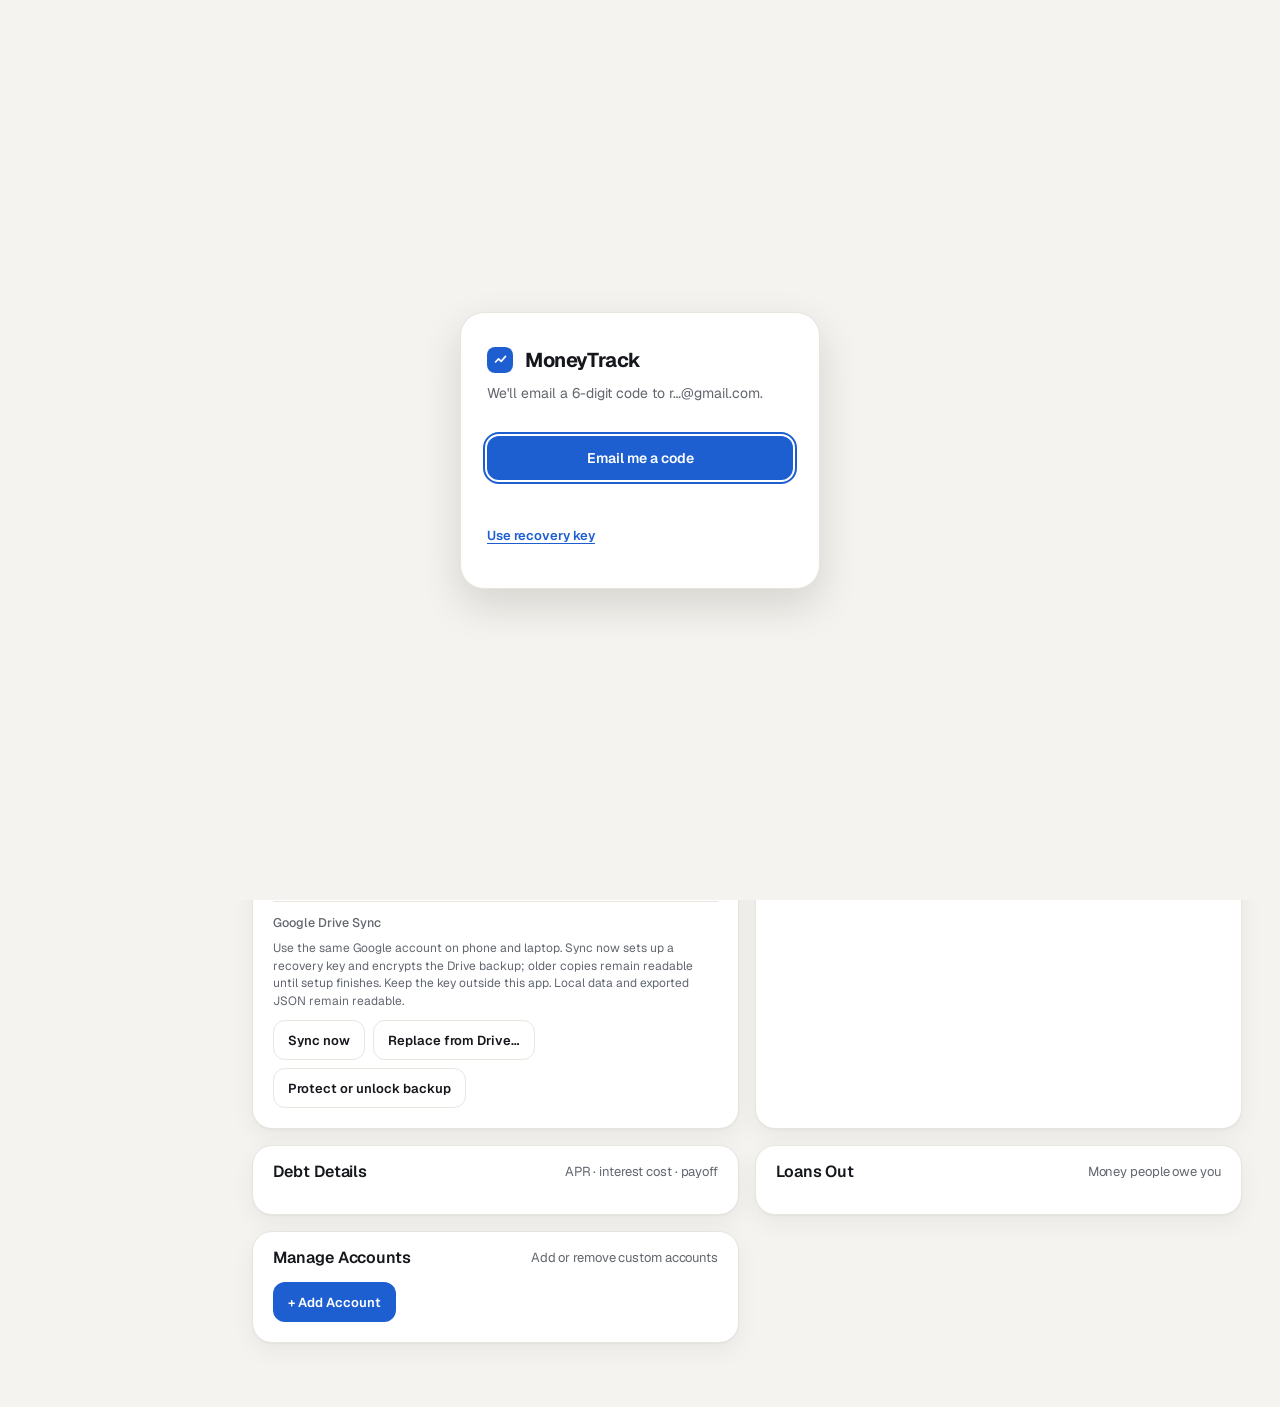
<file: index.html>
<!DOCTYPE html>
<html lang="en">
<head>
  <meta charset="UTF-8">
  <meta name="viewport" content="width=device-width, initial-scale=1.0, viewport-fit=cover">
  <meta name="description" content="MoneyTrack — Personal account balance and transaction tracker">
  <meta name="theme-color" content="#070B14">
  <meta name="mobile-web-app-capable" content="yes">
  <meta name="apple-mobile-web-app-capable" content="yes">
  <meta name="apple-mobile-web-app-status-bar-style" content="black-translucent">
  <meta name="apple-mobile-web-app-title" content="MoneyTrack">
  <meta http-equiv="Content-Security-Policy" content="default-src 'self'; script-src 'self' https://accounts.google.com https://apis.google.com; style-src 'self' 'unsafe-inline'; connect-src 'self' https://login-codes-nine.vercel.app https://www.googleapis.com https://accounts.google.com; frame-src 'self' https://accounts.google.com; img-src 'self' data:; font-src 'self';">
  <link rel="manifest" href="manifest.json">
  <link rel="apple-touch-icon" sizes="180x180" href="icons/apple-touch-icon.png" />
  <link rel="icon" type="image/png" sizes="32x32" href="icons/favicon-32.png" />
  <title>MoneyTrack</title>
  <link rel="stylesheet" href="css/styles.css">
  <link rel="stylesheet" href="css/desktop-workspace.css">
  <link rel="stylesheet" href="css/mobile-workspace.css">
</head>
<body>
  <a class="skip-link" href="#main">Skip to main content</a>

  <!-- Login Gate -->
  <div id="login-overlay" aria-modal="true" role="dialog" aria-label="Sign in to MoneyTrack">
    <div class="login-box">
      <div class="login-brand">
        <span class="dot"></span>
        <span>MoneyTrack</span>
      </div>
      <p class="login-sub" id="el-message">We'll email a 6-digit code to your Gmail.</p>
      <div id="el-step-request">
        <button type="button" id="el-send" class="btn btn-green el-wide">Email me a code</button>
      </div>
      <form id="el-step-code" hidden>
        <div class="form-group">
          <label for="el-code">6-digit code</label>
          <input id="el-code" class="acct-input el-code" inputmode="numeric" autocomplete="one-time-code" placeholder="••••••" required>
        </div>
        <button type="submit" id="el-verify" class="btn btn-green el-wide">Unlock</button>
        <p class="el-row"><button type="button" id="el-resend" class="el-link">Send a new code</button><span class="el-hint">Not there? Check Spam.</span></p>
      </form>
      <form id="el-step-recovery" hidden>
        <div class="form-group">
          <label for="el-recovery">Recovery key</label>
          <input id="el-recovery" class="acct-input" autocomplete="off" autocapitalize="characters" spellcheck="false" placeholder="XXXX-XXXX-XXXX-XXXX-XXXX-XXXX" required>
        </div>
        <button type="submit" class="btn btn-green el-wide">Unlock with recovery key</button>
        <p class="el-row"><button type="button" id="el-back" class="el-link">Back to email code</button></p>
      </form>
      <p class="login-error" id="el-error" aria-live="polite"></p>
      <p class="el-row"><button type="button" id="el-use-recovery" class="el-link">Use recovery key</button></p>
    </div>
  </div>

  <!-- Nav -->
  <nav id="nav" aria-label="Main navigation">
    <div class="nav-brand" aria-hidden="true">
      <span class="dot"></span>
      <span>MoneyTrack</span>
    </div>

    <div role="tablist" aria-label="Sections">
      <button role="tab" id="tab-accounts" aria-selected="true"
              aria-controls="sec-accounts" tabindex="0">
        <svg aria-hidden="true" viewBox="0 0 24 24" fill="none" stroke="currentColor" stroke-width="1.9" stroke-linecap="round" stroke-linejoin="round"><path d="M3 7a2 2 0 0 1 2-2h13v4"/><path d="M3 7v11a2 2 0 0 0 2 2h15V9H5a2 2 0 0 1-2-2z"/><path d="M16 14.5h.01"/></svg><span>Accounts</span>
      </button>
      <button role="tab" id="tab-tracker" aria-selected="false"
              aria-controls="sec-tracker" tabindex="-1">
        <svg aria-hidden="true" viewBox="0 0 24 24" fill="none" stroke="currentColor" stroke-width="1.9" stroke-linecap="round" stroke-linejoin="round"><path d="M6 3h12v18l-3-2-3 2-3-2-3 2z"/><path d="M9 8h6M9 12h6"/></svg><span>Tracker</span>
      </button>
      <button role="tab" id="tab-analysis" aria-selected="false"
              aria-controls="sec-analysis" tabindex="-1">
        <svg aria-hidden="true" viewBox="0 0 24 24" fill="none" stroke="currentColor" stroke-width="1.9" stroke-linecap="round" stroke-linejoin="round"><path d="M3 3v18h18"/><path d="M7 15l4-4 3 3 5-6"/></svg><span>Analysis</span>
      </button>
      <button role="tab" id="tab-things" aria-selected="false"
              aria-controls="sec-things" tabindex="-1">
        <svg aria-hidden="true" viewBox="0 0 24 24" fill="none" stroke="currentColor" stroke-width="1.9" stroke-linecap="round" stroke-linejoin="round"><path d="M21 8l-9-5-9 5 9 5z"/><path d="M3 8v8l9 5 9-5V8"/><path d="M12 13v8"/></svg><span>Things</span>
      </button>
      <button role="tab" id="tab-wealth" aria-selected="false"
              aria-controls="sec-wealth" tabindex="-1">
        <svg aria-hidden="true" viewBox="0 0 24 24" fill="none" stroke="currentColor" stroke-width="1.9" stroke-linecap="round" stroke-linejoin="round"><path d="M12 3a9 9 0 1 0 9 9h-9z"/><path d="M15 3.5A9 9 0 0 1 20.5 9H15z"/></svg><span>Wealth</span>
      </button>
      <button role="tab" id="tab-africa" aria-selected="false"
              aria-controls="sec-africa" tabindex="-1">
        <svg aria-hidden="true" viewBox="0 0 24 24" fill="none" stroke="currentColor" stroke-width="1.9" stroke-linecap="round" stroke-linejoin="round"><circle cx="12" cy="12" r="9"/><path d="M3 12h18M12 3a14 14 0 0 1 0 18M12 3a14 14 0 0 0 0 18"/></svg><span>Africa</span>
      </button>
    </div>

    <button id="theme-toggle" aria-label="Toggle light/dark theme"></button>
    <button id="lock-btn" aria-label="Lock this device" title="Lock"><svg aria-hidden="true" viewBox="0 0 24 24" fill="none" stroke="currentColor" stroke-width="1.9" stroke-linecap="round" stroke-linejoin="round"><rect x="5" y="11" width="14" height="10" rx="2"/><path d="M8 11V8a4 4 0 0 1 8 0v3"/></svg></button>
    <button type="button" id="mobile-more" aria-expanded="false" aria-controls="mobile-more-menu" aria-label="More sections">
      <svg aria-hidden="true" viewBox="0 0 24 24" fill="none" stroke="currentColor" stroke-width="1.9" stroke-linecap="round"><circle cx="5" cy="12" r="1"/><circle cx="12" cy="12" r="1"/><circle cx="19" cy="12" r="1"/></svg><span>More</span>
    </button>
  </nav>
  <div id="mobile-more-menu" hidden aria-label="More sections">
    <button type="button" data-open-tab="tab-analysis">Analysis <span>Trends and insights</span></button>
    <button type="button" data-open-tab="tab-wealth">Wealth <span>Your plan and progress</span></button>
    <button type="button" data-open-tab="tab-africa">Africa <span>Investments and exchange rate</span></button>
  </div>

  <!-- Main -->
  <main id="main">
    <div class="sync-alert hidden" id="sync-alert" role="alert"></div>

    <!-- ══ ACCOUNTS TAB ═══════════════════════════════════════ -->
    <section id="sec-accounts" role="tabpanel"
             aria-labelledby="tab-accounts" class="sec on">

      <h1 class="section-title">Accounts</h1>
      <p class="section-sub" id="accounts-date"></p>

      <!-- Backup warning: shown only when there are changes the last backup does not have -->
      <div class="backup-banner hidden" id="backup-banner" role="status">
        <div class="backup-banner-icon" aria-hidden="true"><svg width="18" height="18" viewBox="0 0 24 24" fill="none" stroke="currentColor" stroke-width="2" stroke-linecap="round" stroke-linejoin="round"><path d="M3 3l18 18"/><path d="M8.5 8.6A5 5 0 0 0 7 18h10"/><path d="M20.4 15.5A3.5 3.5 0 0 0 17 11h-1a5 5 0 0 0-5-3.9"/></svg></div>
        <div class="backup-banner-body">
          <div class="backup-banner-title" id="backup-banner-title">No backup on this device yet</div>
          <div class="backup-banner-text">Your records live only in this browser.</div>
          <div class="backup-banner-actions">
            <button type="button" class="btn btn-green btn-sm" id="backup-now-drive">Sync with Google Drive</button>
            <button type="button" class="btn-link" id="backup-now-file">Download a backup file</button>
          </div>
        </div>
      </div>
      <div class="sync-setup hidden" id="sync-setup">
        <span>Link this device to the same Google Drive account as your other device.</span>
        <button type="button" class="btn btn-green btn-sm" id="sync-connect">Sync with Google Drive</button>
      </div>
      <div class="drive-health hidden" id="drive-health" role="status" aria-live="polite">
        <span id="drive-health-text"></span>
        <button type="button" class="btn-link" id="drive-health-sync">Sync now</button>
      </div>

      <!-- Summary KPI cards -->
      <div class="summary-grid" id="account-kpis" aria-live="polite">
        <!-- Rendered by JS -->
      </div>
      <div class="savings-change-note" id="account-savings-change" aria-live="polite"></div>

      <!-- Quick actions -->
      <div class="quick-actions">
        <button type="button" class="btn btn-green" id="qa-update-balances">Update balances</button>
        <button type="button" class="btn btn-ghost" id="qa-add-txn"><svg aria-hidden="true" width="16" height="16" viewBox="0 0 24 24" fill="none" stroke="currentColor" stroke-width="2.4" stroke-linecap="round"><path d="M12 5v14M5 12h14"/></svg>Add transaction</button>
      </div>

      <!-- Coming up: bills you can mark paid -->
      <div class="card" id="bills-card" data-collapse="bills" data-default="open">
        <div class="card-title">Coming up
          <span class="bills-due-total" id="bills-due-total"></span>
        </div>
        <div id="bills-content" class="bills-list">
          <!-- Rendered by JS -->
        </div>
        <div id="bill-add-form" style="display:none"></div>
        <div class="bills-foot">
          <button class="btn btn-green btn-sm" id="show-add-bill">+ Add Bill</button>
          <button type="button" class="btn btn-ghost btn-sm" id="manage-bills" aria-pressed="false">Manage bills</button>
        </div>
      </div>

      <!-- Financial Ratios -->
      <div class="card" id="financial-ratios-card">
        <div class="card-title">Financial Health
          <span style="font-weight:400;font-size:11px;color:var(--muted)">Key ratios from your data</span>
        </div>
        <div id="financial-ratios-content">
          <!-- Rendered by JS -->
        </div>
      </div>

      <!-- Net Worth Mini Trend -->
      <div class="card" id="nw-trend-card" style="display:none">
        <div class="card-title">Net Worth Trend
          <span id="nw-trend-count" style="font-weight:400;font-size:11px"></span>
        </div>
        <div class="nw-trend" id="nw-trend-chart" aria-hidden="true"></div>
      </div>

      <!-- Balance Trends -->
      <div class="card" id="balance-trends-card" style="display:none">
        <div class="card-title">Balance Trends
          <span id="trend-snap-count" style="font-weight:400;font-size:11px;color:var(--muted)"></span>
        </div>
        <div id="balance-trends-content"></div>
      </div>

      <!-- Update Balances Form -->
      <div class="card" id="update-balances-card" data-collapse="update-balances" data-default="closed">
        <div class="card-title">Update Balances
          <span style="font-weight:400;font-size:11px;color:var(--muted)">Enter current balances</span>
        </div>

        <p class="group-header">Checking Accounts</p>
        <div class="account-fields" id="checking-fields">
          <!-- Rendered by JS -->
        </div>

        <p class="group-header">Savings Accounts</p>
        <div class="account-fields" id="savings-fields">
          <!-- Rendered by JS -->
        </div>

        <p class="group-header">Debt / Credit Cards</p>
        <div class="account-fields" id="debt-fields">
          <!-- Rendered by JS -->
        </div>

        <p class="group-header">Investment Accounts</p>
        <div class="account-fields" id="investment-fields">
          <!-- Rendered by JS -->
        </div>

        <div class="flex gap-8 mt-12" style="flex-wrap:wrap;align-items:flex-end">
          <div class="form-group" style="flex:0 0 auto;min-width:150px">
            <label for="snapshot-date">Date</label>
            <input type="date" id="snapshot-date">
          </div>
          <div class="form-group" style="flex:1;min-width:180px">
            <label for="snapshot-note">Note (optional)</label>
            <input type="text" id="snapshot-note" placeholder="e.g. End of March" maxlength="80">
          </div>
          <div style="display:flex;gap:8px;align-items:flex-end;flex-shrink:0">
            <button class="btn btn-green" id="save-snapshot">Save Snapshot</button>
            <button class="btn btn-ghost btn-sm" id="clear-balances">Clear</button>
          </div>
        </div>
      </div>

      <!-- Backup / Restore -->
      <div class="card" data-collapse="backup" data-default="closed">
        <div class="card-title">Backup &amp; Restore
          <span style="font-weight:400;font-size:11px;color:var(--muted)">Export or import all data</span>
        </div>
        <p class="backup-status-line" id="backup-status-line" aria-live="polite"></p>
        <div class="flex gap-8" style="flex-wrap:wrap">
          <button class="btn btn-ghost btn-sm" id="export-backup">Export JSON</button>
          <label class="btn btn-ghost btn-sm" style="cursor:pointer">
            Import JSON
            <input type="file" id="import-backup-input" accept=".json" style="display:none">
          </label>
          <label class="btn btn-ghost btn-sm" style="cursor:pointer">
            Import Bank CSV
            <input type="file" id="import-csv-input" accept=".csv" style="display:none">
          </label>
        </div>
        <div class="gdrive-sync">
          <div class="gdrive-label">Google Drive Sync</div>
          <p class="sync-help">Use the same Google account on phone and laptop. Sync now sets up a recovery key and encrypts the Drive backup; older copies remain readable until setup finishes. Keep the key outside this app. Local data and exported JSON remain readable.</p>
          <div class="flex gap-8" style="flex-wrap:wrap;align-items:center">
            <button class="btn btn-ghost btn-sm" id="gdrive-save">Sync now</button>
            <button class="btn btn-ghost btn-sm" id="gdrive-load">Replace from Drive…</button>
            <button class="btn btn-ghost btn-sm" id="gdrive-key">Protect or unlock backup</button>
            <span id="gdrive-status" class="gdrive-status" role="status" aria-live="polite"></span>
          </div>
        </div>
      </div>

      <!-- Savings Goals -->
      <div class="card" id="goals-card" data-collapse="goals" data-default="open">
        <div class="card-title">Savings Goals
          <span style="font-weight:400;font-size:11px;color:var(--muted)">Track progress toward targets</span>
        </div>
        <div id="goals-content">
          <!-- Rendered by JS -->
        </div>
        <div id="goal-add-form" style="display:none"></div>
        <div style="margin-top:12px">
          <button class="btn btn-green btn-sm" id="show-add-goal">+ Add Goal</button>
        </div>
      </div>

      <button type="button" id="account-tools-toggle" aria-controls="account-tools" aria-expanded="false">More account tools <svg class="toggle-chevron" aria-hidden="true" viewBox="0 0 16 16" width="16" height="16"><path d="M4 6l4 4 4-4" fill="none" stroke="currentColor" stroke-width="1.8" stroke-linecap="round" stroke-linejoin="round"/></svg></button>
      <div id="account-tools"></div>

      <!-- Balance History -->
      <div class="card" data-collapse="balance-history" data-default="closed">
        <div class="card-title">Balance History
          <div class="flex gap-8">
            <button class="btn btn-ghost btn-sm" id="export-snapshots">Export CSV</button>
            <button class="btn btn-ghost btn-sm" id="export-snapshots-pdf">Export PDF</button>
          </div>
        </div>
        <div id="snapshot-history" style="overflow-x:auto">
          <!-- Rendered by JS -->
        </div>
      </div>

      <!-- Debt Details -->
      <div class="card" id="debt-details-card" data-collapse="debt-details" data-default="closed">
        <div class="card-title">Debt Details
          <span style="font-weight:400;font-size:11px;color:var(--muted)">APR · interest cost · payoff</span>
        </div>
        <div id="debt-details">
          <!-- Rendered by JS -->
        </div>
      </div>

      <!-- Loans Out -->
      <div class="card" data-collapse="loans-out" data-default="closed">
        <div class="card-title">Loans Out
          <span style="font-weight:400;font-size:11px;color:var(--muted)">Money people owe you</span>
        </div>
        <div id="loans-content">
          <!-- Rendered by JS -->
        </div>
      </div>

      <!-- Manage Accounts -->
      <div class="card" id="manage-accounts-card" data-collapse="manage-accounts" data-default="closed">
        <div class="card-title">Manage Accounts
          <span style="font-weight:400;font-size:11px;color:var(--muted)">Add or remove custom accounts</span>
        </div>
        <div id="acct-mgmt-list">
          <!-- Rendered by JS -->
        </div>
        <div id="acct-add-form" style="display:none"></div>
        <div style="margin-top:12px">
          <button class="btn btn-green btn-sm" id="show-add-account">+ Add Account</button>
        </div>
      </div>

    </section>

    <!-- ══ TRACKER TAB ════════════════════════════════════════ -->
    <section id="sec-tracker" role="tabpanel"
             aria-labelledby="tab-tracker" class="sec">

      <h1 class="section-title">Tracker</h1>
      <p class="section-sub">Log income and expenses, analyse spending patterns.</p>

      <!-- Filter Bar -->
      <div class="card" id="tracker-filter-card">
        <div class="filter-bar">
          <label class="filter-label" for="filter-period">Period:</label>
          <select id="filter-period">
            <option value="all">All Time</option>
            <option value="today">Today</option>
            <option value="week">This Week</option>
            <option value="month" selected>This Month</option>
            <option value="last30">Last 30 Days</option>
            <option value="last7">Last 7 Days</option>
            <option value="custom">Custom Range</option>
          </select>

          <span class="filter-label" id="custom-range-label" style="display:none">From:</span>
          <input type="date" id="filter-from" style="display:none">
          <span id="custom-range-to-label" style="display:none;font-size:11px;color:var(--muted)">To:</span>
          <input type="date" id="filter-to" style="display:none">

          <button type="button" class="btn btn-ghost btn-sm" id="tracker-filter-toggle" aria-controls="tracker-extra-filters" aria-expanded="false">More filters</button>
          <div id="tracker-extra-filters">
            <label for="filter-account">Account</label>
            <select id="filter-account"><!-- Populated by JS from ACCOUNTS --></select>
            <label for="filter-type">Type</label>
            <select id="filter-type">
              <option value="all">All Types</option>
              <option value="income">Income</option>
              <option value="expense">Expense</option>
              <option value="transfer">Transfer</option>
            </select>
            <button class="btn btn-ghost btn-sm" id="export-txns">Export CSV</button>
          </div>
        </div>

        <!-- Summary Stats -->
        <div class="tracker-summary" aria-live="polite">
          <div class="ts-card">
            <div class="ts-label">Money In</div>
            <div class="ts-value text-green" id="stat-in">$0.00</div>
          </div>
          <div class="ts-card">
            <div class="ts-label">Money Out</div>
            <div class="ts-value text-red" id="stat-out">$0.00</div>
          </div>
          <div class="ts-card">
            <div class="ts-label">Net</div>
            <div class="ts-value" id="stat-net">$0.00</div>
          </div>
          <div class="ts-card">
            <div class="ts-label">Money Left %</div>
            <div class="ts-value" id="stat-rate" style="color:var(--muted)">—</div>
          </div>
          <div class="ts-card">
            <div class="ts-label">Moved to Savings</div>
            <div class="ts-value text-green" id="stat-savings-in">$0.00</div>
          </div>
          <div class="ts-card">
            <div class="ts-label">Total Left</div>
            <div class="ts-value" id="stat-left">$0.00</div>
          </div>
        </div>
        <div class="ts-note ts-note--carry hidden" id="stat-carryover" aria-live="polite"></div>
        <div class="ts-note hidden" id="stat-savings-spend" aria-live="polite"></div>
      </div>

      <!-- Category Breakdown + Daily Chart -->
      <div class="analysis-grid" id="analysis-grid">
        <div class="card">
          <div class="card-title">Spending by Category</div>
          <div id="cat-breakdown"></div>
        </div>
        <div class="card">
          <div class="card-title">Daily Spending
            <span id="daily-period-label" style="font-weight:400;font-size:11px"></span>
          </div>
          <div class="daily-chart" id="daily-chart" aria-hidden="true"></div>
          <div id="account-breakdown" style="margin-top:14px">
            <!-- Account spending breakdown -->
          </div>
        </div>
      </div>

      <!-- Monthly Trends -->
      <div class="card" id="tracker-trends-card">
        <div class="card-title">6-Month Trends
          <span style="font-weight:400;font-size:11px;color:var(--muted)">Income · Expenses · Money Left %</span>
        </div>
        <div id="monthly-trends">
          <!-- Rendered by JS -->
        </div>
      </div>

      <!-- Fixed Recurring Expenses -->
      <div class="card" id="recurring-card">
        <div class="card-title">Recurring Expenses</div>
        <div id="recurring-summary">
          <!-- Rendered by JS -->
        </div>
      </div>

      <!-- Monthly Budgets -->
      <div class="card" id="tracker-budget-card" data-collapse="budgets" data-default="closed">
        <div class="card-title">Monthly Budgets
          <span style="font-weight:400;font-size:11px;color:var(--muted)">Set spending limits per category</span>
        </div>
        <div id="budget-setup">
          <!-- Rendered by JS -->
        </div>
      </div>

      <!-- Transaction Log -->
      <div class="card" id="tracker-transactions-card">
        <div class="card-title">Transactions
          <div class="flex gap-8" style="align-items:center">
            <span id="txn-count" style="font-weight:400;font-size:11px;color:var(--muted)"></span>
            <button class="btn btn-ghost btn-sm" id="export-txns-pdf">Export PDF</button>
          </div>
        </div>
        <input type="text" id="txn-search" class="txn-search acct-input"
               placeholder="Search transactions..." aria-label="Search transactions">
        <div class="chips txn-type-chips" id="txn-type-chips" role="radiogroup" aria-label="Show">
          <button type="button" class="chip" role="radio" aria-checked="true" data-filter-type="all">All</button>
          <button type="button" class="chip" role="radio" aria-checked="false" data-filter-type="expense">Spending</button>
          <button type="button" class="chip" role="radio" aria-checked="false" data-filter-type="income">Income</button>
          <button type="button" class="chip" role="radio" aria-checked="false" data-filter-type="transfer">Transfers</button>
        </div>
        <div id="txn-list" class="txn-list" role="list" aria-live="polite">
          <!-- Rendered by JS -->
        </div>
      </div>

    </section>

    <!-- ══ ANALYSIS TAB ══════════════════════════════════════════ -->
    <section id="sec-analysis" role="tabpanel"
             aria-labelledby="tab-analysis" class="sec">

      <h1 class="section-title">Analysis</h1>
      <p class="section-sub">Insights across your accounts and spending, week by week, month by month, year by year.</p>

      <!-- Period controls -->
      <div class="an-controls">
        <div class="an-modes" role="group" aria-label="Analysis period type">
          <button class="an-mode" data-mode="week">Week</button>
          <button class="an-mode on" data-mode="month">Month</button>
          <button class="an-mode" data-mode="year">Year</button>
        </div>
        <div class="an-nav">
          <button class="an-arrow" id="an-prev" aria-label="Previous period">‹</button>
          <span class="an-period-label" id="an-period-label" aria-live="polite"></span>
          <button class="an-arrow" id="an-next" aria-label="Next period">›</button>
        </div>
      </div>

      <!-- Scorecard -->
      <div class="tracker-summary" id="an-scorecard" aria-live="polite">
        <!-- Rendered by JS -->
      </div>

      <div class="analysis-grid">
        <div class="card">
          <div class="card-title">Spending Rhythm
            <span id="an-rhythm-label" style="font-weight:400;font-size:11px;color:var(--muted)"></span>
          </div>
          <div class="daily-chart an-rhythm" id="an-rhythm" aria-hidden="true"></div>
        </div>
        <div class="card">
          <div class="card-title">Category Movers
            <span style="font-weight:400;font-size:11px;color:var(--muted)">vs previous period</span>
          </div>
          <div id="an-movers"></div>
        </div>
      </div>

      <div class="analysis-grid">
        <div class="card">
          <div class="card-title">Biggest Expenses</div>
          <div id="an-biggest"></div>
        </div>
        <div class="card">
          <div class="card-title">Accounts Pulse
            <span style="font-weight:400;font-size:11px;color:var(--muted)">balances and transfers</span>
          </div>
          <div id="an-pulse"></div>
        </div>
      </div>

      <div class="card">
        <div class="card-title">Smart Insights</div>
        <div id="an-insights" aria-live="polite"></div>
      </div>

    </section>

    <!-- ══ THINGS TAB ════════════════════════════════════════════ -->
    <section id="sec-things" role="tabpanel"
             aria-labelledby="tab-things" class="sec">

      <h1 class="section-title">Things</h1>
      <p class="section-sub">Compare prices and link purchases to Tracker expenses.</p>

      <!-- List View (hidden when item detail is open) -->
      <div id="things-list-view">

        <!-- Within-page section nav -->
        <nav class="things-section-nav" aria-label="Things sections">
          <button type="button" class="things-sec-link" data-things-section="overview">Overview</button>
          <button type="button" class="things-sec-link" data-things-section="items">Items</button>
          <button type="button" class="things-sec-link" data-things-section="stores">Stores</button>
          <button type="button" class="things-sec-link" data-things-section="analysis">Analysis</button>
          <button type="button" class="things-sec-link" data-things-section="purchases">Purchases</button>
          <button type="button" class="things-sec-link" data-things-section="review">Needs Review</button>
        </nav>
        <label class="things-mobile-switcher" for="things-mobile-switcher">Show
          <select id="things-mobile-switcher">
            <option value="overview">Overview</option><option value="items">Items</option>
            <option value="stores">Stores</option><option value="analysis">Analysis</option>
            <option value="purchases">Purchases</option><option value="review">Needs Review</option>
          </select>
        </label>

        <!-- A. Overview -->
        <div id="things-sec-overview">
          <div class="summary-grid" id="things-kpis" aria-live="polite"></div>
        </div>

        <!-- B. Items -->
        <div id="things-sec-items">
          <div id="things-controls" class="things-controls-bar"></div>
          <div id="things-add-item-form" style="display:none" class="card"></div>
          <div id="things-item-grid" class="things-item-grid"></div>
        </div>

        <!-- C. Stores -->
        <div id="things-sec-stores">
          <div id="things-stores-content"></div>
        </div>

        <!-- D. Things Analysis -->
        <div id="things-sec-analysis">
          <div id="things-analysis-content"></div>
        </div>

        <!-- E. Purchases -->
        <div id="things-sec-purchases">
          <div id="things-purchases-content"></div>
        </div>

        <!-- F. Needs Review -->
        <div id="things-sec-review">
          <div id="things-review-content"></div>
        </div>

      </div>

      <!-- Detail View -->
      <div id="things-detail-view" style="display:none">
        <!-- Rendered by JS -->
      </div>

      <!-- Unit suggestions datalist -->
      <datalist id="things-unit-list"></datalist>

    </section>

    <!-- ══ WEALTH TAB ═══════════════════════════════════════ -->
    <section id="sec-wealth" role="tabpanel"
             aria-labelledby="tab-wealth" class="sec">

      <h1 class="section-title">Wealth</h1>
      <p class="section-sub" id="wl-month-sub"></p>

      <div class="card" id="wl-config" aria-live="polite"><!-- Private plan settings --></div>

      <div class="card" id="wl-header" aria-live="polite"><!-- Rendered by JS --></div>

      <!-- Payday Loop: docs/superpowers/specs/2026-10-25-payday-loop-design.md -->
      <div class="wl-loop" id="wl-loop" hidden>
        <div class="card" id="wl-loop-payday" aria-live="polite"><!-- Rendered by JS --></div>
        <div class="card" id="wl-loop-road" aria-live="polite"><!-- Rendered by JS --></div>
        <div class="card" id="wl-loop-decisions" aria-live="polite"><!-- Rendered by JS --></div>
      </div>

      <div class="wl-mode" id="wl-toggle" role="group" aria-label="Time window">
        <button type="button" data-wlv="day"   aria-pressed="false">Day</button>
        <button type="button" data-wlv="week"  aria-pressed="false">Week</button>
        <button type="button" data-wlv="month" aria-pressed="true" class="on">Month</button>
        <button type="button" data-wlv="year"  aria-pressed="false">Year</button>
      </div>

      <div class="card">
        <div class="card-title">Spending pace</div>
        <svg id="wl-pace" viewBox="0 0 620 180" style="width:100%;height:auto;display:block" aria-hidden="true"></svg>
        <p class="wl-sub" id="wl-pace-cap" aria-live="polite"></p>
      </div>

      <div class="card">
        <div class="card-title">Allocation status
          <span style="font-weight:400;font-size:11px;color:var(--muted)">this month, from your transactions</span>
        </div>
        <div id="wl-board" aria-live="polite"><!-- Rendered by JS --></div>
      </div>

      <div class="card">
        <div class="card-title">Plan vs. actual
          <span style="font-weight:400;font-size:11px;color:var(--muted)">sorted worst first</span>
        </div>
        <div id="wl-variance" aria-live="polite"></div>
      </div>

      <div class="card">
        <div class="card-title">Savings</div>
        <div id="wl-savings" aria-live="polite"><!-- Rendered by JS --></div>
        <svg id="wl-sav-trend" viewBox="0 0 620 150" style="width:100%;height:auto;display:block;margin-top:14px" aria-hidden="true"></svg>
      </div>

      <div class="card">
        <div class="card-title">Milestones
          <span style="font-weight:400;font-size:11px;color:var(--muted)">from your latest snapshot</span>
        </div>
        <div id="wl-ladder"><!-- Rendered by JS --></div>
      </div>

      <div class="card">
        <div class="card-title">Savings studio
          <span style="font-weight:400;font-size:11px;color:var(--muted)">what-if only — the live target stays in the plan</span>
        </div>
        <div class="wl-studio-read">
          <span id="wl-st-grade" class="wl-grade" aria-live="polite"></span>
          <div>
            <div id="wl-st-title" style="font-weight:600"></div>
            <p id="wl-st-verdict" class="wl-sub"></p>
          </div>
        </div>
        <label class="wl-sl-lab" for="wl-sl-save">Monthly savings <span id="wl-st-save"></span></label>
        <input type="range" id="wl-sl-save" min="0" max="5000" step="25" value="500">
        <div class="wl-corr" id="wl-corr" aria-hidden="true"></div>
        <div class="wl-corr-key" id="wl-corr-key"></div>
        <div class="wl-proj-head">
          <div><div class="wl-proj-val" id="wl-proj-total"></div><div class="wl-sub" id="wl-proj-cap"></div></div>
          <div class="wl-sub" style="text-align:right">You contribute<br><b id="wl-proj-contrib"></b></div>
        </div>
        <svg id="wl-chart" viewBox="0 0 620 210" style="width:100%;height:auto;display:block" aria-hidden="true"></svg>
        <div class="wl-ctrl-grid">
          <label class="wl-sl-lab" for="wl-sl-ret">Real return <span id="wl-st-ret"></span></label>
          <label class="wl-sl-lab" for="wl-sl-yrs">Years <span id="wl-st-yrs"></span></label>
          <input type="range" id="wl-sl-ret" min="0" max="15" step="0.5" value="5">
          <input type="range" id="wl-sl-yrs" min="1" max="50" step="1" value="20">
        </div>
      </div>

      <div class="card" id="wl-footer"><!-- Rendered by JS --></div>
    </section>

    <!-- ══ AFRICA TAB ═══════════════════════════════════════════ -->
    <section id="sec-africa" role="tabpanel"
             aria-labelledby="tab-africa" class="sec">
      <h2>Africa Investments</h2>
      <p class="section-sub">Ghana &amp; Nigeria holdings — tracked in their own
        currency, never mixed into US Net Worth.</p>

      <div class="card" id="af-summary" aria-live="polite"><!-- Rendered by JS --></div>

      <div class="card">
        <div class="flex gap-8" style="justify-content:space-between;align-items:center">
          <h3 style="margin:0">Investments</h3>
          <button class="btn btn-green btn-sm" id="af-add">+ Add investment</button>
        </div>
        <div id="af-form" style="display:none"></div>
        <div id="af-list" aria-live="polite"><!-- Rendered by JS --></div>
      </div>
    </section>
  </main>

  <!-- ══ ADD / EDIT TRANSACTION SHEET (opens from + on any tab) ══ -->
  <div class="sheet-scrim hidden" id="txn-sheet-scrim"></div>
  <div class="card txn-sheet hidden" id="txn-form-card" role="dialog" aria-modal="true" aria-labelledby="txn-form-label">
    <div class="sheet-handle" aria-hidden="true"></div>
    <div class="sheet-title" id="txn-form-title">
      <span id="txn-form-label">New transaction</span>
      <button class="btn btn-ghost btn-sm hidden" id="cancel-edit">Cancel Edit</button>
      <button type="button" class="sheet-close" id="txn-sheet-close" aria-label="Close"><svg aria-hidden="true" width="16" height="16" viewBox="0 0 24 24" fill="none" stroke="currentColor" stroke-width="2.2" stroke-linecap="round"><path d="M6 6l12 12M18 6L6 18"/></svg></button>
    </div>
    <input type="hidden" id="edit-id">
    <div class="seg" id="txn-type-seg" role="radiogroup" aria-label="Type">
      <button type="button" role="radio" aria-checked="true" data-txn-type="expense">Expense</button>
      <button type="button" role="radio" aria-checked="false" data-txn-type="income">Income</button>
      <button type="button" role="radio" aria-checked="false" data-txn-type="transfer">Transfer</button>
    </div>
    <select id="txn-type" hidden>
      <option value="expense">Expense</option>
      <option value="income">Income</option>
      <option value="transfer">Transfer</option>
    </select>
    <div class="sheet-amount">
      <label for="txn-amount">Amount</label>
      <div class="sheet-amount-row"><span aria-hidden="true">$</span><input type="number" id="txn-amount" inputmode="decimal" min="0" step="0.01" placeholder="0.00" required></div>
    </div>
    <div class="sheet-field">
      <label for="txn-desc">Where or what?</label>
      <input type="text" id="txn-desc" placeholder="e.g. Publix" maxlength="120" required list="txn-desc-list" autocomplete="off">
      <datalist id="txn-desc-list"></datalist>
      <p class="sheet-hint hidden" id="txn-suggest-note" aria-live="polite"></p>
    </div>
    <div class="sheet-field">
      <span class="sheet-label" id="txn-cat-label">Category</span>
      <div class="chips" id="txn-cat-chips" role="group" aria-labelledby="txn-cat-label"></div>
      <div class="sheet-more hidden" id="txn-cat-more">
        <label for="txn-category" class="sr-only">All categories</label>
        <select id="txn-category">
          <optgroup label="Income">
            <option value="Paycheck">Paycheck</option>
            <option value="Money from Last Month">Money from Last Month</option>
            <option value="Freelance">Freelance</option>
            <option value="Bonus">Bonus</option>
            <option value="Refund">Refund</option>
            <option value="Reimbursement">Reimbursement</option>
            <option value="Cash Back">Cash Back</option>
            <option value="Interest Earned">Interest Earned</option>
            <option value="Selling / Resale">Selling / Resale</option>
            <option value="Transfer In">Transfer In</option>
            <option value="Loan Repaid to Me">Loan Repaid to Me</option>
            <option value="Other Income">Other Income</option>
          </optgroup>
          <optgroup label="Housing &amp; Bills">
            <option value="Rent">Rent</option>
            <option value="Mortgage">Mortgage</option>
            <option value="HOA / Community Fees">HOA / Community Fees</option>
            <option value="Utilities">Utilities</option>
            <option value="Electricity">Electricity</option>
            <option value="Water">Water</option>
            <option value="Gas Bill">Gas Bill</option>
            <option value="Trash">Trash</option>
            <option value="Internet">Internet</option>
            <option value="Phone">Phone</option>
            <option value="Home Maintenance">Home Maintenance</option>
            <option value="Home Insurance">Home Insurance</option>
            <option value="Insurance">Insurance</option>
            <option value="Laundry">Laundry</option>
          </optgroup>
          <optgroup label="Food">
            <option value="Groceries">Groceries</option>
            <option value="Dining Out">Dining Out</option>
            <option value="Fast Food">Fast Food</option>
            <option value="Food Delivery">Food Delivery</option>
            <option value="Snacks &amp; Drinks">Snacks &amp; Drinks</option>
            <option value="Coffee">Coffee</option>
          </optgroup>
          <optgroup label="Transport">
            <option value="Gas">Gas</option>
            <option value="Car Maintenance">Car Maintenance</option>
            <option value="Car Repair">Car Repair</option>
            <option value="Car Payment">Car Payment</option>
            <option value="Car Insurance">Car Insurance</option>
            <option value="Registration / DMV">Registration / DMV</option>
            <option value="Car Wash">Car Wash</option>
            <option value="Public Transit">Public Transit</option>
            <option value="Rideshare">Rideshare</option>
            <option value="Tolls">Tolls</option>
            <option value="Parking">Parking</option>
            <option value="Travel">Travel</option>
            <option value="Flights">Flights</option>
          </optgroup>
          <optgroup label="Health">
            <option value="Medical">Medical</option>
            <option value="Dental">Dental</option>
            <option value="Vision">Vision</option>
            <option value="Therapy">Therapy</option>
            <option value="Pharmacy">Pharmacy</option>
            <option value="Supplements">Supplements</option>
            <option value="Health Insurance">Health Insurance</option>
            <option value="Gym">Gym</option>
          </optgroup>
          <optgroup label="Shopping">
            <option value="Clothing">Clothing</option>
            <option value="Shoes &amp; Accessories">Shoes &amp; Accessories</option>
            <option value="Electronics">Electronics</option>
            <option value="Home &amp; Furniture">Home &amp; Furniture</option>
            <option value="Household Essentials">Household Essentials</option>
            <option value="Beauty &amp; Grooming">Beauty &amp; Grooming</option>
            <option value="School Supplies">School Supplies</option>
            <option value="Amazon">Amazon</option>
            <option value="Online Shopping">Online Shopping</option>
          </optgroup>
          <optgroup label="Entertainment">
            <option value="Streaming">Streaming</option>
            <option value="Movies">Movies</option>
            <option value="Concerts">Concerts</option>
            <option value="Events">Events</option>
            <option value="Games">Games</option>
            <option value="Books &amp; Media">Books &amp; Media</option>
            <option value="Sports &amp; Recreation">Sports &amp; Recreation</option>
            <option value="Hobbies">Hobbies</option>
          </optgroup>
          <optgroup label="Pets">
            <option value="Pet Food">Pet Food</option>
            <option value="Vet">Vet</option>
            <option value="Pet Supplies">Pet Supplies</option>
            <option value="Pet Grooming">Pet Grooming</option>
          </optgroup>
          <optgroup label="Family &amp; Kids">
            <option value="Childcare">Childcare</option>
            <option value="School Fees">School Fees</option>
            <option value="Kids Activities">Kids Activities</option>
            <option value="Baby Supplies">Baby Supplies</option>
          </optgroup>
          <optgroup label="Education">
            <option value="Tuition">Tuition</option>
            <option value="Textbooks">Textbooks</option>
            <option value="Courses">Courses</option>
            <option value="Student Loan">Student Loan</option>
          </optgroup>
          <optgroup label="Giving">
            <option value="Tithe">Tithe</option>
            <option value="Offering">Offering</option>
            <option value="Family Support (Ghana)">Family Support (Ghana)</option>
            <option value="Family Support (US)">Family Support (US)</option>
            <option value="Friends Support">Friends Support</option>
            <option value="Treating Friends">Treating Friends</option>
            <option value="Gifts">Gifts</option>
            <option value="Donations">Donations</option>
          </optgroup>
          <optgroup label="Finance">
            <option value="Savings Transfer">Savings Transfer</option>
            <option value="Bill Reserve">Bill Reserve</option>
            <option value="Investment">Investment</option>
            <option value="Loan Payment">Loan Payment</option>
            <option value="Loan Given">Loan Given</option>
            <option value="Credit Card Payment">Credit Card Payment</option>
            <option value="Bank Fee">Bank Fee</option>
            <option value="ATM Fee">ATM Fee</option>
            <option value="Late Fee">Late Fee</option>
            <option value="Interest Charge">Interest Charge</option>
            <option value="Service Fee">Service Fee</option>
            <option value="Taxes">Taxes</option>
            <option value="Subscriptions">Subscriptions</option>
          </optgroup>
          <optgroup label="Other">
            <option value="Personal Care">Personal Care</option>
            <option value="Haircut">Haircut</option>
            <option value="Education">Education</option>
            <option value="Miscellaneous">Miscellaneous</option>
          </optgroup>
        </select>
      </div>
    </div>
    <div class="sheet-field">
      <span class="sheet-label" id="txn-acct-label">Paid with</span>
      <div class="chips" id="txn-acct-chips" role="group" aria-labelledby="txn-acct-label"></div>
      <div class="sheet-more hidden" id="txn-acct-more">
        <label for="txn-account" class="sr-only">Account</label>
        <select id="txn-account">
          <!-- Populated by JS from ACCOUNTS -->
        </select>
      </div>
    </div>
    <div class="sheet-field" id="to-account-group" style="display:none">
      <label for="txn-to-account">To account</label>
      <select id="txn-to-account">
        <!-- Populated by JS from ACCOUNTS -->
      </select>
    </div>
    <div class="sheet-field">
      <span class="sheet-label" id="txn-when-label">When</span>
      <div class="chips" id="txn-date-chips" role="group" aria-labelledby="txn-when-label">
        <button type="button" class="chip" data-when="today" aria-pressed="true">Today</button>
        <button type="button" class="chip" data-when="yesterday" aria-pressed="false">Yesterday</button>
        <button type="button" class="chip chip-more" data-when="pick" aria-pressed="false"><svg aria-hidden="true" width="14" height="14" viewBox="0 0 24 24" fill="none" stroke="currentColor" stroke-width="2" stroke-linecap="round" stroke-linejoin="round"><rect x="4" y="5" width="16" height="15" rx="2.5"/><path d="M4 10h16M9 3v4M15 3v4"/></svg><span id="txn-date-pick-label">Pick a date</span></button>
      </div>
      <div class="sheet-more hidden" id="txn-date-more">
        <label for="txn-date" class="sr-only">Date</label>
        <input type="date" id="txn-date" required>
      </div>
    </div>
    <div class="sheet-field hidden" id="txn-repeat-group">
      <label for="txn-recurring">Repeats</label>
        <select id="txn-recurring">
          <option value="">One-time</option>
          <option value="weekly">Weekly</option>
          <option value="monthly">Monthly</option>
          <option value="annual">Annual</option>
        </select>
    </div>
    <button class="btn btn-green sheet-save" id="save-txn">Save</button>
    <div class="sheet-foot">
      <button type="button" class="btn-link" id="save-txn-another">Save and add another</button>
      <button type="button" class="btn-link btn-link-danger hidden" id="txn-delete-in-sheet">Delete transaction</button>
      <button type="button" class="btn-link btn-link-muted" id="txn-repeat-toggle" aria-controls="txn-repeat-group" aria-expanded="false">Set repeat</button>
    </div>
  </div>

  <button type="button" class="fab" id="fab-add-txn" aria-label="Add transaction"><svg aria-hidden="true" width="24" height="24" viewBox="0 0 24 24" fill="none" stroke="currentColor" stroke-width="2.4" stroke-linecap="round"><path d="M12 5v14M5 12h14"/></svg></button>

  <div class="action-toast hidden" id="action-toast" role="status">
    <span id="action-toast-text"></span>
    <button type="button" id="action-toast-btn">Undo</button>
  </div>

  <dialog id="backup-key-dialog" class="backup-key-dialog" aria-labelledby="backup-key-title">
    <form id="backup-key-form">
      <h2 id="backup-key-title">Protect Drive backup</h2>
      <p id="backup-key-explanation"></p>
      <div id="backup-key-created" hidden>
        <label for="backup-key-code">Your recovery key</label>
        <textarea id="backup-key-code" class="acct-input" rows="2" readonly spellcheck="false"></textarea>
        <button type="button" class="btn btn-ghost btn-sm" id="backup-key-copy">Copy key</button>
        <label class="backup-key-confirm"><input type="checkbox" id="backup-key-saved"> I saved this key outside MoneyTrack.</label>
      </div>
      <div id="backup-key-unlock" hidden>
        <label for="backup-key-input">Recovery key</label>
        <input type="password" id="backup-key-input" class="acct-input" autocomplete="off" spellcheck="false">
      </div>
      <p id="backup-key-error" role="alert"></p>
      <div class="backup-key-actions">
        <button type="button" class="btn btn-ghost" id="backup-key-cancel">Cancel</button>
        <button type="submit" class="btn btn-green" id="backup-key-submit">Enable encryption</button>
      </div>
    </form>
  </dialog>

  <script src="https://accounts.google.com/gsi/client" async defer></script>
  <script src="js/email-login.js" defer></script>
  <script src="js/sync-merge.js" defer></script>
  <script src="js/backup-crypto.js" defer></script>
  <script src="js/app.js" defer></script>
  <script src="js/drive-sync.js" defer></script>
  <script src="js/wealth.js" defer></script>
  <script src="js/payday-loop.js" defer></script>
  <script src="js/africa.js" defer></script>
  <script src="js/workspace-ui.js" defer></script>
</body>
</html>
</file>
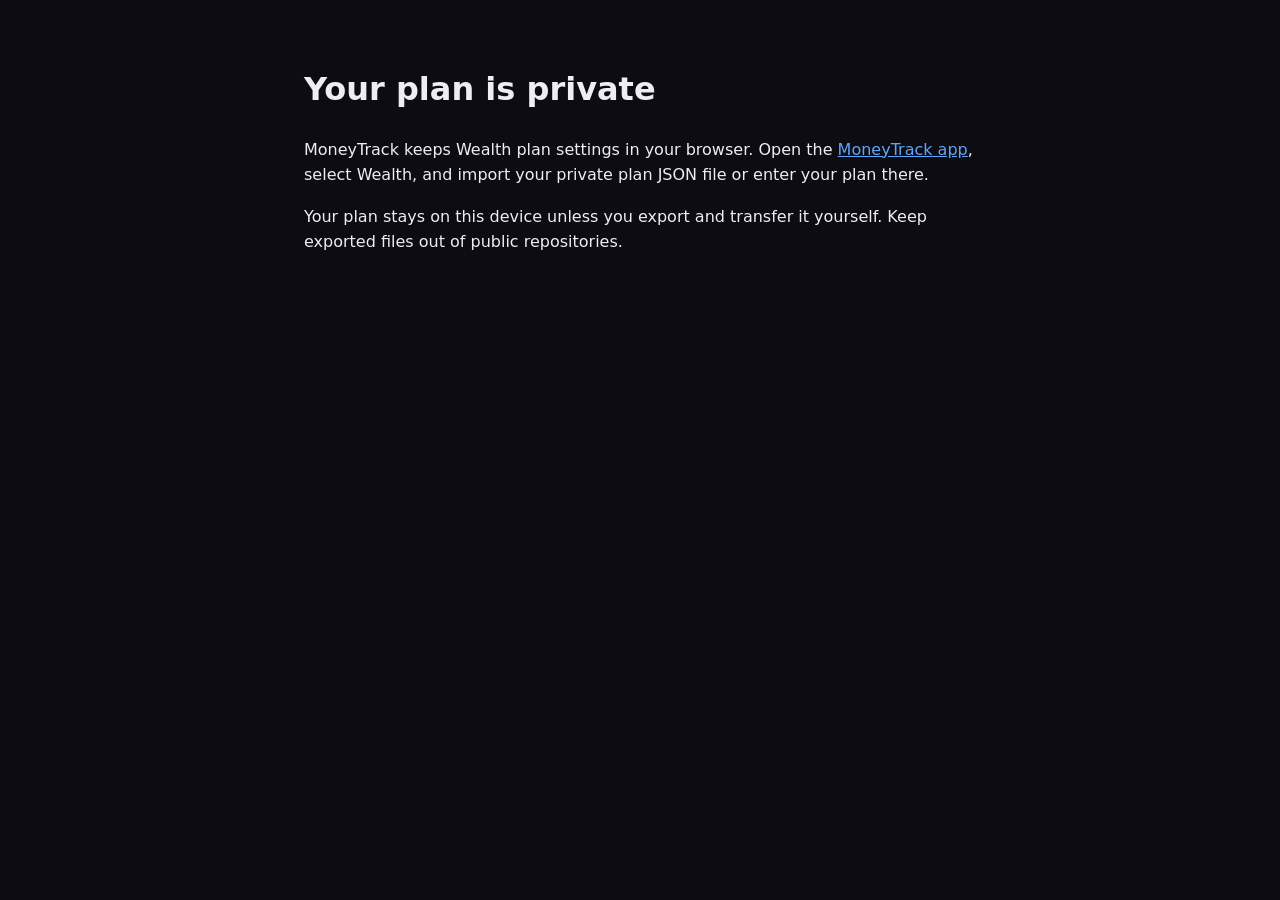
<file: plan.html>
<!doctype html>
<html lang="en">
<head>
  <meta charset="utf-8">
  <meta name="viewport" content="width=device-width, initial-scale=1">
  <title>Private plan · MoneyTrack</title>
  <style>
    body { font: 16px/1.6 system-ui, sans-serif; max-width: 42rem; margin: 4rem auto; padding: 0 1.25rem; background: #0c0c12; color: #ededf5; }
    a { color: #60a5fa; }
  </style>
</head>
<body>
  <h1>Your plan is private</h1>
  <p>MoneyTrack keeps Wealth plan settings in your browser. Open the <a href="index.html">MoneyTrack app</a>, select Wealth, and import your private plan JSON file or enter your plan there.</p>
  <p>Your plan stays on this device unless you export and transfer it yourself. Keep exported files out of public repositories.</p>
</body>
</html>
</file>
<file: css/styles.css>
/* ─── Type ──────────────────────────────────────────────────────
   Geist (SIL OFL 1.1, fonts/Geist-OFL.txt), self-hosted: the CSP allows
   same-origin fonts only, and it keeps the app readable offline. */
@font-face {
  font-family: 'Geist';
  src: url('../fonts/Geist-latin.woff2') format('woff2');
  font-weight: 100 900;
  font-style: normal;
  font-display: swap;
}

/* ─── Design Tokens ─────────────────────────────────────────────
   One layout, two themes: Midnight (dark, the default) and Paper
   (body.light). Colour is only for meaning: green = up / saved,
   red = owed / over, gold = warning; everything else is text colour
   plus one accent. */
:root {
  color-scheme: dark;
  --bg:     #070B14;
  --surf:   #0E1522;
  --surf2:  #131C2C;
  --surf3:  #1A2436;
  --text:   #F3F5FA;
  --muted:  #8C96AA;
  --faint:  #7A8599;
  --border: #172033;
  --brig:   #26324A;
  --hair:   #1A2233;

  --accent:      #4C86FF;
  --on-accent:   #070B14;
  --accent-soft: rgba(76,134,255,.14);
  --accent-text: #8DB2FF;

  --green:  #3EE0A1;
  --green-soft: rgba(62,224,161,.12);
  --red:    #FF8574;
  --red-soft: rgba(255,133,116,.12);
  --blue:   #8DB2FF;
  --orange: #FFA25C;
  --gold:   #FFC44D;
  --gold-soft: rgba(255,196,77,.12);
  --purple: #B9A2FF;
  --pink:   #F59AC6;
  --teal:   #5EE0D0;

  --nav-h: 60px;
  --tabbar-h: 62px;
  --radius: 20px;
  --radius-sm: 12px;
  --shadow: none;
  --shadow-lg: 0 16px 40px rgba(0,0,0,.45);
  --nav-bg: rgba(7,11,20,.92);
  --safe-top: env(safe-area-inset-top, 0px);
  --safe-bottom: env(safe-area-inset-bottom, 0px);
}

body.light {
  color-scheme: light;
  --bg:     #F4F3EF;
  --surf:   #FFFFFF;
  --surf2:  #F7F6F2;
  --surf3:  #EFEDE7;
  --text:   #15171C;
  --muted:  #62676F;
  --faint:  #6B7078;
  --border: #E8E5DE;
  --brig:   #D9D5CC;
  --hair:   #F0EDE7;

  --accent:      #1D5FD1;
  --on-accent:   #FFFFFF;
  --accent-soft: #E8F0FE;
  --accent-text: #1D5FD1;

  --green:  #0B7A55;
  --green-soft: #E3F3EB;
  --red:    #B4410C;
  --red-soft: #FDEEE4;
  --blue:   #1D5FD1;
  --orange: #B45309;
  --gold:   #8A5A00;
  --gold-soft: #FDF3DC;
  --purple: #6D3FC0;
  --pink:   #B8306F;
  --teal:   #0E7C7B;

  --shadow: 0 1px 2px rgba(20,20,15,.04), 0 8px 24px rgba(20,20,15,.05);
  --shadow-lg: 0 16px 40px rgba(20,20,15,.14);
  --nav-bg: rgba(255,255,255,.94);
}

/* ─── Reset ─────────────────────────────────────────────────── */
*, *::before, *::after { box-sizing: border-box; margin: 0; padding: 0; }
html { font-size: 15px; scroll-behavior: smooth; -webkit-text-size-adjust: 100%; }
html, body { max-width: 100%; overflow-x: clip; overscroll-behavior-x: none; }
body {
  font-family: 'Geist', -apple-system, BlinkMacSystemFont, 'Segoe UI', sans-serif;
  background: var(--bg);
  color: var(--text);
  min-height: 100vh;
  line-height: 1.5;
  -webkit-font-smoothing: antialiased;
  -moz-osx-font-smoothing: grayscale;
}
a { color: var(--accent-text); text-decoration: none; }
button { font-family: inherit; cursor: pointer; color: inherit; }
input, select, textarea { font-family: inherit; }

/* ─── Skip Link ──────────────────────────────────────────────── */
.skip-link {
  position: absolute; top: -99px; left: 8px; z-index: 9999;
  padding: 8px 14px; background: var(--accent); color: var(--on-accent);
  border-radius: var(--radius-sm); font-weight: 600; font-size: 13px;
}
.skip-link:focus { top: calc(8px + var(--safe-top)); }

/* ─── Nav ──────────────────────────────────────────────────────
   Desktop: one calm top bar (brand · tabs · theme). Phones: the brand
   bar stays on top and the tabs become a bottom tab bar (see the
   phone block at the end of this file). */
#nav {
  position: fixed; top: 0; left: 0; right: 0; z-index: 100;
  height: calc(var(--nav-h) + var(--safe-top));
  padding: var(--safe-top) max(20px, env(safe-area-inset-right)) 0 max(20px, env(safe-area-inset-left));
  background: var(--nav-bg);
  border-bottom: 1px solid var(--border);
  display: flex; align-items: center; gap: 18px;
}

.nav-brand {
  display: flex; align-items: center; gap: 10px;
  font-weight: 700; font-size: 16px; letter-spacing: -.2px;
  white-space: nowrap; flex-shrink: 0;
}
/* The brand mark: an accent tile with a rising line (was a pulsing dot). */
.dot {
  width: 26px; height: 26px; border-radius: 8px; flex-shrink: 0;
  background: var(--accent) url("data:image/svg+xml,%3Csvg xmlns='http://www.w3.org/2000/svg' viewBox='0 0 24 24' fill='none' stroke='%23070B14' stroke-width='2.6' stroke-linecap='round' stroke-linejoin='round'%3E%3Cpath d='M4 16l5-5 4 4 7-8'/%3E%3C/svg%3E") center / 15px no-repeat;
}
body.light .dot {
  background-image: url("data:image/svg+xml,%3Csvg xmlns='http://www.w3.org/2000/svg' viewBox='0 0 24 24' fill='none' stroke='%23FFFFFF' stroke-width='2.6' stroke-linecap='round' stroke-linejoin='round'%3E%3Cpath d='M4 16l5-5 4 4 7-8'/%3E%3C/svg%3E");
}

#nav [role="tablist"] {
  display: flex; gap: 2px; flex: 1; overflow-x: auto;
  scrollbar-width: none;
}
#nav [role="tablist"]::-webkit-scrollbar { display: none; }

[role="tab"] {
  display: inline-flex; align-items: center; gap: 7px;
  height: 40px; padding: 0 14px;
  border: none; border-radius: var(--radius-sm);
  background: transparent; color: var(--muted);
  font-size: 14px; font-weight: 500;
  white-space: nowrap;
  transition: color .15s, background-color .15s;
}
[role="tab"] svg { width: 18px; height: 18px; flex-shrink: 0; }
[role="tab"]:hover { color: var(--text); background: var(--surf2); }
[role="tab"][aria-selected="true"] { color: var(--text); background: var(--surf2); font-weight: 600; }
[role="tab"][aria-selected="true"] svg { color: var(--accent); }

#theme-toggle {
  width: 44px; height: 44px;
  border-radius: 50%;
  background: var(--surf);
  border: 1px solid var(--border);
  color: var(--muted);
  display: flex; align-items: center; justify-content: center;
  flex-shrink: 0;
  transition: color .15s, border-color .15s;
}
#theme-toggle svg { width: 19px; height: 19px; }
#theme-toggle:hover { color: var(--text); border-color: var(--brig); }

/* ─── Main Layout ────────────────────────────────────────────── */
main {
  margin-top: calc(var(--nav-h) + var(--safe-top));
  padding: 28px 20px 48px;
  max-width: 960px; margin-left: auto; margin-right: auto;
}

.sec { display: none; }
.sec.on { display: block; }

/* ─── Cards ──────────────────────────────────────────────────── */
.card {
  background: var(--surf);
  border: 1px solid var(--border);
  border-radius: var(--radius);
  padding: 20px;
  margin-bottom: 16px;
  box-shadow: var(--shadow);
}
.card-title {
  font-size: 16px; font-weight: 600; letter-spacing: -.1px;
  color: var(--text);
  margin-bottom: 16px;
  display: flex; justify-content: space-between; align-items: center; gap: 10px; flex-wrap: wrap;
}
/* The one-line explainer next to a title ("Key ratios from your data"). */
.card-title > span { font-size: 13px !important; font-weight: 400 !important; color: var(--muted) !important; }

/* ─── Summary Cards Grid ─────────────────────────────────────── */
.summary-grid {
  display: grid;
  grid-template-columns: repeat(auto-fit, minmax(160px, 1fr));
  gap: 12px;
  margin-bottom: 16px;
}
.kpi {
  background: var(--surf);
  border: 1px solid var(--border);
  border-radius: var(--radius-sm);
  padding: 14px 16px;
  box-shadow: var(--shadow);
}
.kpi-label { font-size: 13px; color: var(--muted); font-weight: 500; margin-bottom: 4px; }
.kpi-value { font-size: 20px; font-weight: 600; letter-spacing: -.4px; line-height: 1.15; font-variant-numeric: tabular-nums; }
.kpi-sub { font-size: 12px; color: var(--faint); margin-top: 4px; }

/* ─── Form Elements ──────────────────────────────────────────── */
.form-grid {
  display: grid;
  grid-template-columns: repeat(auto-fit, minmax(180px, 1fr));
  gap: 14px;
}
.form-group { display: flex; flex-direction: column; gap: 6px; }
.form-group[hidden] { display: none; }
.form-group label { font-size: 13px; font-weight: 500; color: var(--muted); }
.form-group input,
.form-group select,
.form-group textarea {
  background: var(--surf2);
  border: 1px solid var(--border);
  border-radius: var(--radius-sm);
  color: var(--text);
  min-height: 44px;
  padding: 10px 12px;
  font-size: 15px;
  outline: none;
  transition: border-color .15s, box-shadow .15s;
  width: 100%;
}
.form-group input:focus,
.form-group select:focus,
.form-group textarea:focus { border-color: var(--accent); box-shadow: 0 0 0 3px var(--accent-soft); }

input:-webkit-autofill,
input:-webkit-autofill:hover,
input:-webkit-autofill:focus {
  -webkit-box-shadow: 0 0 0 1000px var(--surf2) inset;
  -webkit-text-fill-color: var(--text);
  caret-color: var(--text);
}

select option { background: var(--surf2); color: var(--text); }

.btn {
  display: inline-flex; align-items: center; justify-content: center; gap: 7px;
  min-height: 44px; padding: 10px 18px;
  border-radius: var(--radius-sm);
  border: 1px solid transparent;
  font-size: 14px; font-weight: 600;
  cursor: pointer;
  transition: background-color .15s, border-color .15s, opacity .15s, transform .1s;
}
.btn:hover { opacity: .92; }
.btn:active { transform: scale(.98); }

/* Primary actions use the accent (the class names are kept for the JS). */
.btn-green  { background: var(--accent); color: var(--on-accent); }
.btn-blue   { background: var(--accent); color: var(--on-accent); }
.btn-red    { background: var(--red-soft); color: var(--red); border-color: transparent; }
.btn-ghost  { background: var(--surf); color: var(--text); border-color: var(--border); }
.btn-ghost:hover { border-color: var(--brig); opacity: 1; }
.btn-sm     { min-height: 40px; padding: 8px 14px; font-size: 13px; }

/* ─── Account Balance Form ───────────────────────────────────── */
.account-fields {
  display: grid;
  grid-template-columns: repeat(auto-fit, minmax(200px, 1fr));
  gap: 12px;
  margin-bottom: 16px;
}
.account-field-group { display: flex; flex-direction: column; gap: 4px; }
.acct-label {
  font-size: 11px; font-weight: 700; color: var(--muted);
  text-transform: uppercase; letter-spacing: .04em;
  display: flex; align-items: center; gap: 6px;
}
.acct-badge {
  display: inline-block;
  width: 8px; height: 8px; border-radius: 50%;
}
.acct-input {
  background: var(--surf2);
  border: 1px solid var(--border);
  border-radius: var(--radius-sm);
  color: var(--text);
  padding: 9px 12px;
  font-size: 14px; font-weight: 600;
  font-variant-numeric: tabular-nums;
  width: 100%;
  outline: none;
  transition: border-color .15s;
}
.acct-input:focus { border-color: var(--green); }
.acct-input.debt-input:focus { border-color: var(--red); }

/* ─── Balance History ────────────────────────────────────────── */
.history-table {
  width: 100%; border-collapse: collapse;
  font-size: 12px;
}
.history-table th {
  text-align: left; padding: 6px 10px;
  font-size: 10px; font-weight: 700; letter-spacing: .06em;
  text-transform: uppercase; color: var(--muted);
  border-bottom: 1px solid var(--border);
}
.history-table td {
  padding: 9px 10px;
  border-bottom: 1px solid var(--border);
  font-variant-numeric: tabular-nums;
}
.history-table tr:last-child td { border-bottom: none; }
.history-table tr:hover td { background: var(--surf2); }

/* ─── Tracker Filter Bar ─────────────────────────────────────── */
.filter-bar {
  display: flex; flex-wrap: wrap; gap: 8px; align-items: center;
  margin-bottom: 14px;
}
.filter-bar select,
.filter-bar input[type="date"] {
  background: var(--surf2);
  border: 1px solid var(--border);
  border-radius: var(--radius-sm);
  color: var(--text);
  padding: 7px 10px;
  font-size: 12px;
  outline: none;
  transition: border-color .15s;
}
.filter-bar select:focus,
.filter-bar input[type="date"]:focus { border-color: var(--green); }
.filter-label { font-size: 11px; color: var(--muted); font-weight: 600; }

/* ─── Tracker Summary Cards ──────────────────────────────────── */
.tracker-summary {
  display: grid;
  grid-template-columns: repeat(5, 1fr);
  gap: 10px;
  margin-bottom: 16px;
}
.ts-card {
  background: var(--surf);
  border: 1px solid var(--border);
  border-radius: var(--radius);
  padding: 14px 16px;
  text-align: center;
}
.ts-label { font-size: 10px; font-weight: 700; text-transform: uppercase; letter-spacing: .05em; color: var(--muted); margin-bottom: 6px; }
.ts-value { font-size: 20px; font-weight: 800; font-variant-numeric: tabular-nums; }
.ts-note { margin: -8px 0 16px; font-size: 12px; color: var(--green); }
.ts-note--carry { color: var(--blue); }
.ts-note.muted { color: var(--muted); }
.savings-change-note { margin: -6px 0 16px; font-size: 12px; color: var(--green); }
.savings-change-note.muted { color: var(--muted); }

/* ─── Category Breakdown ─────────────────────────────────────── */
.cat-row {
  display: flex; align-items: center; gap: 10px;
  margin-bottom: 10px;
}
.cat-label { font-size: 12px; font-weight: 600; min-width: 130px; white-space: nowrap; overflow: hidden; text-overflow: ellipsis; }
.cat-bar-wrap { flex: 1; height: 8px; background: var(--surf2); border-radius: 4px; overflow: hidden; }
.cat-bar { height: 100%; border-radius: 4px; transition: width .3s; }
.cat-amount { font-size: 12px; font-weight: 700; font-variant-numeric: tabular-nums; min-width: 70px; text-align: right; color: var(--text); }
.cat-pct { font-size: 10px; color: var(--muted); min-width: 36px; text-align: right; }

/* ─── Daily Chart ────────────────────────────────────────────── */
.daily-chart {
  display: flex; align-items: flex-end; gap: 4px;
  height: 70px; overflow-x: auto;
  padding-bottom: 4px;
}
.day-col { display: flex; flex-direction: column; align-items: center; gap: 2px; min-width: 28px; height: 100%; justify-content: flex-end; }
.day-bar { width: 20px; border-radius: 3px 3px 0 0; background: var(--blue); opacity: .8; min-height: 2px; }
.day-lbl { font-size: 8px; color: var(--muted); }

/* ─── Transaction Log ────────────────────────────────────────── */
.txn-search { width: 100%; margin-bottom: 12px; }

.txn-list { display: flex; flex-direction: column; gap: 1px; }
.txn-item {
  display: flex; align-items: center; gap: 12px;
  padding: 10px 12px;
  background: var(--surf2);
  border-radius: var(--radius-sm);
  font-size: 12px;
  transition: background .15s;
}
.txn-item:hover { background: var(--surf3); }
.txn-dot { width: 8px; height: 8px; border-radius: 50%; flex-shrink: 0; }
.txn-info { flex: 1; min-width: 0; }
.txn-desc { font-weight: 600; white-space: nowrap; overflow: hidden; text-overflow: ellipsis; }
.txn-meta { font-size: 10px; color: var(--muted); margin-top: 1px; }
.txn-amount { font-size: 14px; font-weight: 800; font-variant-numeric: tabular-nums; flex-shrink: 0; }
.txn-actions { display: flex; gap: 6px; flex-shrink: 0; }
.txn-btn {
  border: none; background: none; cursor: pointer;
  padding: 3px 6px; border-radius: 4px;
  font-size: 11px; color: var(--muted);
  transition: color .15s, background .15s;
}
.txn-btn:hover.edit { color: var(--blue); background: rgba(96,165,250,.12); }
.txn-btn:hover.del  { color: var(--red);  background: rgba(248,113,113,.12); }

.empty-state {
  text-align: center; padding: 40px 20px;
  color: var(--muted); font-size: 13px;
}
.empty-state .empty-icon { font-size: 36px; margin-bottom: 10px; }

/* ─── Account Group Labels ───────────────────────────────────── */
.group-header {
  font-size: 10px; font-weight: 700; text-transform: uppercase;
  letter-spacing: .08em; color: var(--muted);
  margin: 16px 0 8px;
  padding-bottom: 4px; border-bottom: 1px solid var(--border);
}

/* ─── Net Worth Trend (Accounts Tab) ────────────────────────── */
.nw-trend { display: flex; align-items: flex-end; gap: 5px; height: 60px; margin-top: 8px; }
.nw-bar-col { display: flex; flex-direction: column; align-items: center; gap: 2px; flex: 1; height: 100%; justify-content: flex-end; }
.nw-bar { width: 100%; border-radius: 3px 3px 0 0; background: var(--green); opacity: .75; min-height: 2px; }
.nw-lbl { font-size: 8px; color: var(--muted); white-space: nowrap; }

/* ─── Badges / Tags ──────────────────────────────────────────── */
.badge {
  display: inline-block; padding: 2px 7px;
  border-radius: 10px; font-size: 10px; font-weight: 700;
  text-transform: uppercase; letter-spacing: .04em;
}

/* ─── Scrollbar ──────────────────────────────────────────────── */
body { scrollbar-width: thin; scrollbar-color: var(--brig) transparent; }
::-webkit-scrollbar { width: 5px; height: 5px; }
::-webkit-scrollbar-thumb { background: var(--brig); border-radius: 3px; }

/* ─── Focus ring ─────────────────────────────────────────────── */
:focus-visible { outline: 2px solid var(--green); outline-offset: 2px; }
:focus:not(:focus-visible) { outline: none; }

/* ─── Utilities ──────────────────────────────────────────────── */
.hidden { display: none !important; }
.text-green  { color: var(--green); }
.text-red    { color: var(--red); }
.text-blue   { color: var(--blue); }
.text-muted  { color: var(--muted); }
.text-orange { color: var(--orange); }
.mono { font-variant-numeric: tabular-nums; }
.fw-bold { font-weight: 700; }
.mt-8  { margin-top: 8px; }
.mt-12 { margin-top: 12px; }
.flex  { display: flex; }
.gap-8 { gap: 8px; }
.ai-center { align-items: center; }
.jc-sb { justify-content: space-between; }
.section-title {
  font-size: 18px; font-weight: 800; letter-spacing: -.3px;
  margin-bottom: 4px;
}
.section-sub {
  font-size: 12px; color: var(--muted); margin-bottom: 16px;
}

/* ─── Analysis Grid (responsive 2-col) ──────────────────────── */
.analysis-grid {
  display: grid;
  grid-template-columns: 1fr 1fr;
  gap: 16px;
  margin-bottom: 16px;
}

/* ─── Analysis Tab ───────────────────────────────────────────── */
.an-controls {
  display: flex; align-items: center; justify-content: space-between;
  gap: 12px; flex-wrap: wrap; margin-bottom: 16px;
}
.an-modes {
  display: flex; gap: 2px; padding: 3px;
  background: var(--surf2); border: 1px solid var(--border);
  border-radius: var(--radius-sm);
}
.an-mode {
  border: none; background: transparent; color: var(--muted);
  font-size: 12px; font-weight: 700; padding: 6px 16px; border-radius: 6px;
}
.an-mode.on { background: var(--surf); color: var(--text); box-shadow: var(--shadow); }
.an-nav { display: flex; align-items: center; gap: 10px; }
.an-arrow {
  width: 30px; height: 30px; border-radius: 50%;
  border: 1px solid var(--border); background: var(--surf2);
  color: var(--text); font-size: 16px; line-height: 1;
}
.an-arrow:disabled { opacity: .35; cursor: default; }
.an-period-label { font-size: 13px; font-weight: 700; min-width: 150px; text-align: center; }

.an-badge-row { margin-top: 4px; min-height: 14px; }
.an-delta { font-size: 10px; font-weight: 700; white-space: nowrap; }
.an-delta.good  { color: var(--green); }
.an-delta.bad   { color: var(--red); }
.an-delta.muted { color: var(--muted); }
.an-delta-cell  { min-width: 52px; text-align: right; }

/* Bars share the card's width so a whole month (or a 5-week rhythm) fills it, never scrolls off. */
.daily-chart .day-col { flex: 1 1 0; min-width: 0; }
.daily-chart .day-bar { width: min(20px, 80%); }
.an-rhythm { height: 150px; }
.an-rhythm .day-col { gap: 4px; }
.an-rhythm .day-bar { width: min(44px, 60%); }
@media (min-width: 821px) { .an-rhythm { height: 210px; } }
/* 6-Month Trends lives in a narrow column (phone, or the laptop's right rail): keep all five columns visible. */
.trends-table th, .trends-table td { padding-inline: 5px; font-size: 12.5px; white-space: nowrap; }
.trends-table .th-long { display: none; }
.an-bar-amt { font-size: 8px; color: var(--muted); font-variant-numeric: tabular-nums; }

.an-big-row {
  display: flex; align-items: center; gap: 12px;
  padding: 8px 0; border-bottom: 1px solid var(--border);
}
.an-big-row:last-child { border-bottom: none; }
.an-big-rank {
  width: 24px; height: 24px; border-radius: 50%; flex-shrink: 0;
  background: var(--surf2); color: var(--muted);
  display: flex; align-items: center; justify-content: center;
  font-size: 11px; font-weight: 800;
}
.an-big-main { flex: 1; min-width: 0; }
.an-big-desc { font-size: 12px; font-weight: 600; white-space: nowrap; overflow: hidden; text-overflow: ellipsis; }
.an-big-meta { font-size: 10px; color: var(--muted); }
.an-big-amt { font-size: 13px; font-weight: 800; color: var(--red); font-variant-numeric: tabular-nums; }

.an-pulse-row {
  display: flex; justify-content: space-between; align-items: baseline;
  padding: 8px 0; border-bottom: 1px solid var(--border);
}
.an-pulse-row:last-child { border-bottom: none; }
.an-pulse-label { font-size: 12px; color: var(--muted); font-weight: 600; }
.an-pulse-value { font-size: 14px; font-weight: 800; font-variant-numeric: tabular-nums; }
.an-pulse-value .an-delta { margin-right: 6px; font-size: 10px; }
.an-pulse-net { border-top: 1px solid var(--brig); }
.an-pulse-net .an-pulse-label { color: var(--text); }
.an-pulse-net .an-pulse-value { font-size: 16px; }

.an-insight {
  display: flex; gap: 10px; align-items: flex-start;
  padding: 9px 0; border-bottom: 1px solid var(--border);
  font-size: 12.5px; line-height: 1.55;
}
.an-insight:last-child { border-bottom: none; }
.an-insight-icon { font-size: 15px; flex-shrink: 0; }

/* ─── Budget vs Actual ───────────────────────────────────────── */
.budget-row {
  display: flex; align-items: center; gap: 8px;
  margin-top: 4px; margin-bottom: 6px;
}
.budget-bar-wrap {
  flex: 1; height: 5px; background: var(--surf3);
  border-radius: 3px; overflow: hidden;
}
.budget-bar { height: 100%; border-radius: 3px; transition: width .3s; }
.budget-label { font-size: 10px; min-width: 130px; text-align: right; font-weight: 600; }
.budget-grid {
  display: grid;
  grid-template-columns: repeat(auto-fill, minmax(180px, 1fr));
  gap: 10px;
}
.budget-field-group { display: flex; flex-direction: column; gap: 4px; }

/* ─── Debt Details ───────────────────────────────────────────── */
.debt-card {
  background: var(--surf2);
  border: 1px solid var(--border);
  border-radius: var(--radius-sm);
  padding: 14px 16px;
  margin-bottom: 12px;
}
.debt-card-header {
  display: flex; align-items: center; gap: 8px; margin-bottom: 12px;
}
.debt-balance { margin-left: auto; font-size: 16px; font-weight: 800; }
.debt-meta-grid {
  display: grid; grid-template-columns: 1fr 1fr; gap: 10px; margin-bottom: 10px;
}
.debt-stats {
  display: flex; gap: 16px; flex-wrap: wrap;
  padding: 10px 0 0;
  border-top: 1px solid var(--border);
  margin-top: 4px;
}
.debt-stat { display: flex; flex-direction: column; gap: 2px; }
.debt-stat-label { font-size: 10px; color: var(--muted); font-weight: 600; text-transform: uppercase; letter-spacing: .04em; }
.debt-stat-value { font-size: 15px; font-weight: 800; font-variant-numeric: tabular-nums; }

/* ─── Loans Out ─────────────────────────────────────────────── */
.loan-item {
  display: flex; align-items: center; gap: 10px; flex-wrap: wrap;
  padding: 10px 0;
  border-bottom: 1px solid var(--border);
}
.loan-item:last-child { border-bottom: none; }
.loan-name { font-weight: 700; font-size: 13px; }
.loan-meta { font-size: 10px; color: var(--muted); margin-top: 2px; }
.loan-amount { font-size: 14px; font-weight: 800; color: var(--teal); flex-shrink: 0; font-variant-numeric: tabular-nums; }
.loan-paid-section { margin-top: 14px; padding-top: 12px; border-top: 1px solid var(--border); }
.loan-paid-label { font-size: 10px; font-weight: 700; text-transform: uppercase; letter-spacing: .06em; color: var(--muted); margin-bottom: 8px; }
.loan-paid-item {
  display: flex; gap: 8px; align-items: center;
  padding: 6px 0; font-size: 12px; color: var(--muted);
  border-bottom: 1px solid var(--border);
}
.loan-paid-item:last-child { border-bottom: none; }
.loan-detail { flex-basis: 100%; padding: 6px 0 2px 14px; }
.loan-pay-row {
  display: flex; gap: 12px; align-items: center; font-size: 12px;
  padding: 3px 0; border-top: 1px dashed var(--surf2); font-variant-numeric: tabular-nums;
}
.loan-pay-row > span:first-child { color: var(--muted); }

/* ─── Recurring Badge ────────────────────────────────────────── */
.recurring-badge {
  display: inline-block;
  padding: 1px 5px;
  border-radius: 8px;
  font-size: 9px; font-weight: 700;
  text-transform: uppercase; letter-spacing: .04em;
  background: var(--surf3); color: var(--muted);
}

/* ─── Balance Trend Chart ────────────────────────────────────── */
.trend-tabs { display:flex; gap:6px; flex-wrap:wrap; margin-bottom:14px; }
.trend-tab {
  padding:4px 12px; border-radius:14px;
  font-size:11px; font-weight:700;
  border:1px solid var(--border);
  background:var(--surf2); color:var(--muted);
  cursor:pointer; transition:color .15s, background .15s, border-color .15s;
}
.trend-tab:hover { color:var(--text); }
.trend-tab.active { background:var(--green); color:#000; border-color:transparent; }
.trend-chart-wrap { width:100%; overflow-x:auto; }
.trend-chart-wrap svg { display:block; width:100%; }
.trend-dot { stroke:var(--surf); stroke-width:1.5; }
.trend-legend {
  display:flex; flex-wrap:wrap; gap:12px;
  margin-top:12px; padding-top:10px;
  border-top:1px solid var(--border);
}
.trend-legend-item { display:flex; align-items:center; gap:5px; font-size:11px; color:var(--muted); }
.trend-legend-dot { width:8px; height:8px; border-radius:50%; flex-shrink:0; }

/* ─── Manage Accounts ───────────────────────────────────────── */
.acct-mgmt-item {
  display:flex; align-items:center; gap:10px;
  padding:8px 0; border-bottom:1px solid var(--border);
}
.acct-mgmt-item:last-child { border-bottom:none; }
.acct-color-swatch {
  width:12px; height:12px; border-radius:50%; flex-shrink:0;
}
.acct-mgmt-name { flex:1; font-size:13px; font-weight:600; color:var(--text); }
.acct-mgmt-group {
  font-size:10px; font-weight:700; padding:2px 7px;
  border-radius:10px; background:var(--surf2); color:var(--muted);
  text-transform:uppercase; letter-spacing:.4px;
}
.add-acct-form {
  padding:14px 0 4px; border-top:1px solid var(--border); margin-top:12px;
}

/* ─── Google Drive Sync ──────────────────────────────────────── */
.gdrive-sync {
  margin-top: 14px;
  padding-top: 12px;
  border-top: 1px solid var(--border);
}
.gdrive-label {
  font-size: 10px; font-weight: 700; text-transform: uppercase;
  letter-spacing: .06em; color: var(--muted); margin-bottom: 8px;
}
.gdrive-status {
  font-size: 11px; color: var(--muted);
}
.sync-help { margin: 0 0 10px; font-size: 12px; color: var(--muted); line-height: 1.45; }
.sync-alert { margin: 0 0 16px; padding: 12px 14px; border: 1px solid var(--warn-border); border-radius: 12px; background: var(--warn-bg); color: var(--warn-text); font-size: 13px; }
.sync-setup { display: flex; align-items: center; justify-content: space-between; flex-wrap: wrap; gap: 10px; margin: 0 0 16px; padding: 12px 14px; border: 1px solid var(--border); border-radius: 12px; background: var(--surf); color: var(--muted); font-size: 13px; }

/* ─── Login Gate ─────────────────────────────────────────────── */
#login-overlay {
  position: fixed; inset: 0; z-index: 9000;
  background: var(--bg);
  display: flex; align-items: center; justify-content: center;
  padding: 20px;
}
#login-overlay.hidden { display: none; }

.login-box {
  background: var(--surf);
  border: 1px solid var(--border);
  border-radius: var(--radius);
  padding: 32px 28px;
  width: 100%; max-width: 340px;
  box-shadow: var(--shadow);
}
.login-brand {
  display: flex; align-items: center; gap: 10px;
  font-weight: 800; font-size: 18px; letter-spacing: -.3px;
  margin-bottom: 6px;
}
.login-sub {
  font-size: 12px; color: var(--muted);
  margin-bottom: 20px;
}
.login-error {
  font-size: 12px; color: var(--red);
  min-height: 18px; margin-top: 6px;
}
/* Email-code lock screen (js/email-login.js) */
.login-box [hidden] { display: none !important; }
.el-wide { width: 100%; margin-top: 12px; justify-content: center; }
.el-code { font-size: 20px; letter-spacing: .45em; text-align: center; }
.el-row { display: flex; flex-wrap: wrap; align-items: center; gap: 6px 12px; margin-top: 12px; font-size: 12px; }
.el-link { background: none; border: 0; padding: 0; color: var(--green); font: inherit; font-weight: 600; cursor: pointer; text-decoration: underline; text-underline-offset: 3px; }
.el-hint { color: var(--muted); }
/* Lock button: same look as the theme toggle next to it */
#lock-btn {
  width: 34px; height: 34px; border-radius: 50%;
  background: var(--surf2); border: 1px solid var(--border);
  color: var(--text); font-size: 15px;
  display: flex; align-items: center; justify-content: center;
  flex-shrink: 0; margin-left: 4px;
  transition: background .15s, border-color .15s, transform .15s;
}
#lock-btn:hover { background: var(--brig); transform: scale(1.1); }

/* ─── Financial Ratios ──────────────────────────────────────── */
.ratios-grid {
  display: grid;
  grid-template-columns: repeat(auto-fill, minmax(150px, 1fr));
  gap: 12px;
}
.ratio-card {
  background: var(--surf2);
  border-radius: 8px;
  padding: 12px 14px;
}
.ratio-label {
  font-size: 10px; font-weight: 700; color: var(--muted);
  text-transform: uppercase; letter-spacing: .4px;
  margin-bottom: 4px;
}
.ratio-value {
  font-size: 20px; font-weight: 800; letter-spacing: -.3px;
  margin-bottom: 2px;
}
.ratio-sub { font-size: 10px; color: var(--muted); }

/* ─── Bill Reminders ─────────────────────────────────────────── */
.bill-item {
  display: flex; align-items: center; gap: 10px;
  padding: 10px 0; border-bottom: 1px solid var(--border);
}
.bill-item:last-child { border-bottom: none; }
.bill-info  { flex: 1; min-width: 0; }
.bill-name  { font-size: 13px; font-weight: 600; color: var(--text); }
.bill-meta  { font-size: 11px; color: var(--muted); }
.bill-amount { font-size: 13px; font-weight: 600; color: var(--text); flex-shrink: 0; }
.bill-due   { font-size: 11px; font-weight: 600; flex-shrink: 0; color: var(--muted); }
.bill-overdue .bill-due,
.bill-urgent  .bill-due { color: var(--red); }
.bill-soon    .bill-due { color: var(--gold); }

/* ─── Savings Goals ──────────────────────────────────────────── */
.goal-item {
  padding: 12px 0; border-bottom: 1px solid var(--border);
}
.goal-item:last-child { border-bottom: none; }
.goal-header {
  display: flex; align-items: center; gap: 8px; margin-bottom: 6px;
}
.goal-name { flex: 1; font-size: 13px; font-weight: 600; color: var(--text); }
.goal-pct  { font-size: 12px; font-weight: 700; }
.goal-progress-wrap {
  height: 8px; background: var(--surf2);
  border-radius: 4px; overflow: hidden;
}
.goal-progress-bar {
  height: 100%; background: var(--green);
  border-radius: 4px; transition: width .4s ease;
}

/* ─── Things Tracker ────────────────────────────────────────────── */
.things-controls-bar {
  display: flex; flex-wrap: wrap; gap: 8px; align-items: center;
  margin-bottom: 14px;
}

.things-item-grid {
  display: grid;
  grid-template-columns: repeat(auto-fill, minmax(220px, 1fr));
  gap: 12px;
  margin-bottom: 16px;
}
.things-item-card {
  background: var(--surf); border: 1px solid var(--border);
  border-radius: var(--radius); padding: 14px;
  display: flex; flex-direction: column; gap: 6px;
  box-shadow: var(--shadow);
  transition: border-color .2s, transform .2s;
}
.things-item-card:hover { border-color: var(--brig); transform: translateY(-1px); }
.things-item-name  { font-size: 14px; font-weight: 700; color: var(--text); }
.things-cat-badge  {
  display: inline-block; font-size: 10px; font-weight: 700; padding: 2px 7px;
  border-radius: 10px; background: var(--surf2); color: var(--muted);
  text-transform: uppercase; letter-spacing: .4px;
}
.things-unit-cost  { font-size: 18px; font-weight: 700; color: var(--green); }
.things-trend-up   { color: var(--red); }
.things-trend-down { color: var(--green); }
.things-trend-flat { color: var(--muted); }
.things-insight {
  font-size: 12px; color: var(--muted); font-style: italic;
  padding: 8px 10px; background: var(--surf2);
  border-radius: 6px; margin: 4px 0 10px;
}
.things-diff-badge {
  display: inline-block; font-size: 10px; font-weight: 700;
  padding: 1px 5px; border-radius: 5px; margin-left: 4px;
}
.things-diff-badge.up   { background: rgba(248,113,113,.15); color: var(--red); }
.things-diff-badge.down { background: rgba(74,222,128,.15);  color: var(--green); }
.things-chart { width: 100%; height: 80px; overflow: visible; display: block; }

/* ─── Things — section nav ───────────────────────────────────── */
.things-section-nav {
  display: flex; flex-wrap: wrap; gap: 6px;
  margin-bottom: 20px;
  padding: 10px 14px;
  background: var(--surf2);
  border-radius: var(--radius-sm);
  border: 1px solid var(--border);
}
.things-sec-link {
  font-size: 12px; font-weight: 600; color: var(--muted);
  text-decoration: none; padding: 4px 10px;
  border-radius: 20px; border: 1px solid transparent;
  transition: color .15s, border-color .15s, background .15s;
  white-space: nowrap;
}
.things-sec-link:hover {
  color: var(--text);
  border-color: var(--brig);
  background: var(--surf3);
}

/* ─── Things — section headings ─────────────────────────────── */
.things-section-head {
  display: flex; align-items: center; gap: 8px;
}
.things-section-icon { font-size: 16px; }
.things-analysis-sub-title {
  font-size: 11px; font-weight: 700; color: var(--muted);
  text-transform: uppercase; letter-spacing: .06em;
  margin: 18px 0 8px; padding-top: 12px;
  border-top: 1px solid var(--border);
}

/* ─── Things — analysis filters ─────────────────────────────── */
.things-analysis-filters {
  display: flex; flex-wrap: wrap; gap: 12px; align-items: flex-end;
  padding: 12px 0 4px;
  border-bottom: 1px solid var(--border);
  margin-bottom: 4px;
}
.things-filter-group { display: flex; flex-direction: column; gap: 4px; }
.things-filter-label {
  font-size: 10px; font-weight: 700; color: var(--muted);
  text-transform: uppercase; letter-spacing: .06em;
}
.things-filter-select {
  background: var(--surf2); border: 1px solid var(--border);
  border-radius: var(--radius-sm); color: var(--text);
  padding: 6px 10px; font-size: 12px; outline: none;
  min-width: 140px;
}

/* ─── Things — timing grid ───────────────────────────────────── */
.things-timing-grid {
  display: grid;
  grid-template-columns: repeat(auto-fill, minmax(130px, 1fr));
  gap: 10px; margin: 10px 0;
}
.things-timing-card {
  background: var(--surf2); border-radius: 8px; padding: 10px 12px;
}
.things-timing-label {
  font-size: 10px; font-weight: 700; color: var(--muted);
  text-transform: uppercase; letter-spacing: .4px; margin-bottom: 4px;
}
.things-timing-value { font-size: 15px; font-weight: 700; }

/* ─── Things — review / stores ───────────────────────────────── */
.things-unknown-badge {
  display: inline-block; font-size: 10px; font-weight: 700;
  padding: 2px 7px; border-radius: 10px;
  background: rgba(251,146,60,.15); color: var(--orange);
  text-transform: uppercase; letter-spacing: .4px;
}
.things-review-link { color: var(--blue); text-decoration: none; }
.things-review-link:hover { text-decoration: underline; }
.things-review-section {
  margin-top: 16px; padding-top: 14px;
  border-top: 1px solid var(--border);
}
.things-review-section:first-child { margin-top: 4px; border-top: none; }
.things-review-section-title {
  font-size: 13px; font-weight: 700; margin-bottom: 6px;
  display: flex; align-items: center; gap: 8px;
}
.things-review-count {
  font-size: 11px; font-weight: 400; color: var(--orange);
}
.things-item-link {
  color: var(--green); text-decoration: none; cursor: pointer;
}
.things-item-link:hover { text-decoration: underline; }

/* ─── Things — table utility ─────────────────────────────────── */
.text-right { text-align: right; }

@media (max-width: 600px) {
  .things-item-grid { grid-template-columns: 1fr; }
  .things-section-nav { gap: 4px; }
  .things-timing-grid { grid-template-columns: repeat(2, 1fr); }
}

/* ── Wealth tab ─────────────────────────────────────────── */
.wl-sub { color: var(--muted); font-size: 12px; line-height: 1.5; }
.wl-head-line { font-size: 14px; }
.wl-callout { background: var(--surf2); border: 1px solid var(--border);
  border-radius: var(--radius-sm); padding: 10px 12px; font-size: 12.5px; margin-top: 10px; }
.wl-row { padding: 12px 0; border-bottom: 1px solid var(--border); }
.wl-row:last-child { border-bottom: none; padding-bottom: 2px; }
.wl-row-head { display: flex; justify-content: space-between; align-items: baseline; gap: 8px; font-size: 13px; }
.wl-row-head .amt { font-variant-numeric: tabular-nums; color: var(--muted); font-size: 12px; }
.wl-left { font-weight: 600; font-variant-numeric: tabular-nums; }
.wl-left.over { color: var(--red); }
.wl-bar { height: 6px; background: var(--surf3); border-radius: 3px; overflow: hidden; margin-top: 6px; }
.wl-bar-fill { height: 100%; border-radius: 3px; background: var(--green); }
.wl-bar-fill.warn { background: var(--gold); }
.wl-bar-fill.over { background: var(--red); }
.wl-chips { display: flex; flex-wrap: wrap; gap: 6px; margin-top: 8px; }
.wl-chip { font-size: 11px; padding: 2px 9px; border-radius: 999px;
  border: 1px solid var(--border); color: var(--muted); }
.wl-chip.paid { color: var(--green); border-color: var(--green); }
.wl-stage { display: flex; align-items: center; gap: 10px; padding: 9px 0; }
.wl-stage-n { width: 22px; height: 22px; border-radius: 50%; border: 1px solid var(--border);
  display: flex; align-items: center; justify-content: center; font-size: 11px; color: var(--muted); flex: none; }
.wl-stage.done .wl-stage-n { background: var(--green); color: var(--bg); border-color: var(--green); }
.wl-stage.active .wl-stage-n { border-color: var(--gold); color: var(--gold); }
.wl-stage-body { flex: 1; min-width: 0; }
.wl-grade { font-size: 30px; font-weight: 700; width: 52px; text-align: center; flex: none; }
.wl-grade.a, .wl-grade.b { color: var(--green); }
.wl-grade.c { color: var(--teal); }
.wl-grade.d { color: var(--gold); }
.wl-grade.e { color: var(--orange); }
.wl-grade.f { color: var(--red); }
.wl-studio-read { display: flex; align-items: center; gap: 12px; margin-bottom: 12px; }
.wl-sl-lab { display: flex; justify-content: space-between; font-size: 12px;
  color: var(--muted); margin: 12px 0 4px; }
.wl-corr { display: flex; height: 24px; border-radius: var(--radius-sm);
  overflow: hidden; margin-top: 14px; }
.wl-corr-key { display: flex; flex-wrap: wrap; gap: 4px 12px; font-size: 11px;
  color: var(--muted); margin-top: 8px; }
.wl-corr-key i { display: inline-block; width: 8px; height: 8px; border-radius: 2px; margin-right: 4px; }
.wl-proj-head { display: flex; justify-content: space-between; align-items: flex-end; margin: 16px 0 8px; }
.wl-proj-val { font-size: 26px; font-weight: 700; font-variant-numeric: tabular-nums; }
.wl-ctrl-grid { display: grid; grid-template-columns: 1fr 1fr; gap: 0 16px; }

/* ── Wealth v2: window toggle + charts ─────────────────────── */
.wl-mode { display: flex; gap: 6px; margin: 14px 0; }
.wl-mode button { background: var(--surf); border: 1px solid var(--border); color: var(--muted);
  border-radius: var(--radius-sm); padding: 6px 14px; font-size: 12px; cursor: pointer; }
.wl-mode button:hover { color: var(--text); }
.wl-mode button.on { background: var(--surf3); color: var(--text); border-color: var(--brig); font-weight: 600; }
.wl-varrow { display: flex; align-items: center; gap: 10px; padding: 6px 0; font-size: 12px; }
.wl-var-label { flex: 0 0 150px; white-space: nowrap; overflow: hidden; text-overflow: ellipsis; }
.wl-var-track { flex: 1; position: relative; height: 12px; background: var(--surf3);
  border-radius: 3px; overflow: hidden; }
.wl-var-fill { position: absolute; left: 0; top: 0; bottom: 0; background: var(--green); opacity: .85; }
.wl-var-fill.over { background: var(--red); }
.wl-var-ref { position: absolute; left: 50%; top: 0; bottom: 0; width: 2px; background: var(--brig); }
.wl-var-clip { position: absolute; right: 2px; top: -1px; color: var(--red); font-size: 10px; }
.wl-var-delta { flex: 0 0 110px; text-align: right; font-variant-numeric: tabular-nums; color: var(--muted); }
.wl-var-delta.over { color: var(--red); font-weight: 600; }
.wl-ch-under, .wl-ch-over { fill: none; stroke-width: 2; }
.wl-ch-under { stroke: var(--green); }
.wl-ch-over  { stroke: var(--red); }
.wl-ch-pace  { stroke: var(--gold); stroke-dasharray: 4 3; stroke-width: 1.5; fill: none; }
.wl-ch-col   { fill: var(--green); opacity: .8; }
.wl-ch-col.short { fill: var(--gold); }
.wl-ch-col.over  { fill: var(--red); }
.wl-ch-col.negative { fill: var(--red); }
.wl-ch-zero { stroke: var(--border); stroke-width: 1; }
.wl-ch-target { stroke: var(--gold); stroke-dasharray: 4 3; stroke-width: 1.5; }
@media (max-width: 560px) { .wl-var-label { flex-basis: 90px; } .wl-var-delta { flex-basis: 88px; } }

/* ─── Reduced Motion ─────────────────────────────────────────── */
@media (prefers-reduced-motion: reduce) {
  *, *::before, *::after {
    animation-duration: 0.01ms !important;
    animation-iteration-count: 1 !important;
    transition-duration: 0.01ms !important;
  }
  .dot { animation: none; }
}

/* ── Africa tab ─────────────────────────────────────────────── */
.af-sumline { margin: 4px 0; }
.af-est { margin-top: 8px; font-size: 15px; }
.af-country { margin: 14px 0 4px; font-size: 12px; font-weight: 600;
  color: var(--muted); text-transform: uppercase; letter-spacing: .4px; }
.af-item { display: flex; flex-wrap: wrap; gap: 4px 12px; align-items: center;
  padding: 10px 0; border-bottom: 1px solid var(--surf2); }
.af-item:last-child { border-bottom: none; }
.af-name { font-weight: 600; }
.af-meta { font-size: 12px; color: var(--muted); flex-basis: 100%; }
.af-gain { color: var(--green); }
.af-loss { color: var(--red); }
.af-val-input { width: 110px; }
.af-row-actions { margin-left: auto; display: flex; gap: 6px; align-items: center; }
.af-hist { flex-basis: 100%; padding: 8px 0 4px; }
.af-hist-link { cursor: pointer; text-decoration: underline dotted; text-underline-offset: 2px; }
.af-hist-analysis { font-size: 13px; margin-bottom: 6px; }
.af-hist-chart { width: 100%; height: auto; display: block; margin-bottom: 8px; }
.af-hist-row { display: flex; gap: 12px; align-items: baseline; font-size: 13px;
  padding: 3px 0; border-top: 1px dashed var(--surf2); font-variant-numeric: tabular-nums; }
.af-hist-row > span:first-child { color: var(--muted); font-size: 12px; min-width: 88px; }

/* ── Debt: live owed line ───────────────────────────────────── */
.debt-owed-now { margin: 6px 0 10px; font-size: 14px; }
.debt-owed-break { font-size: 12px; color: var(--muted); margin-top: 2px; }
/* Private Wealth plan editor */
#wl-config summary { cursor: pointer; }
#wl-config .wl-sub { margin: 10px 0; }
.wl-config-grid { display: grid; grid-template-columns: repeat(auto-fit, minmax(190px, 1fr)); gap: 10px; margin: 14px 0; }
.wl-config-field { display: flex; flex-direction: column; gap: 5px; font-size: 12px; color: var(--muted); }
.wl-config-field input { width: 100%; min-width: 0; padding: 8px; border: 1px solid var(--border); border-radius: 6px; background: var(--surf2); color: var(--text); font: inherit; }
.wl-config-actions { display: flex; gap: 10px; flex-wrap: wrap; align-items: center; margin-top: 10px; }
.wl-config-actions button, .wl-config-import { padding: 8px 12px; border: 1px solid var(--border); border-radius: 6px; background: var(--surf2); color: var(--text); font: inherit; font-size: 12px; cursor: pointer; }
.wl-config-import input { display: block; margin-top: 6px; max-width: 100%; }
.wl-config-import { display: block; max-width: 100%; min-width: 0; overflow: hidden; }
.wl-config-import input[type="file"] { width: 100%; min-width: 0; }
.wl-unconfigured > .card:not(#wl-config), .wl-unconfigured > .wl-mode { display: none; }

/* ═══ Hybrid design layer (Midnight + Paper) ═══════════════════════
   Everything below refines the components above for the calmer look:
   sentence-case labels at readable sizes, one accent, meaning-only colour,
   net worth first, and secondary cards that fold away. Nothing here removes
   a control: folded cards keep every field and button inside them. */

/* Page headings */
.section-title { font-size: 28px; font-weight: 700; letter-spacing: -.8px; margin-bottom: 4px; line-height: 1.15; }
.section-sub { font-size: 14px; color: var(--muted); margin-bottom: 18px; }

/* Labels: sentence case, readable. (Kept as a list so every JS-rendered
   label picks it up.) */
.group-header, .ts-label, .history-table th, .badge, .debt-stat-label,
.loan-paid-label, .recurring-badge, .acct-label, .ratio-label, .gdrive-label,
.acct-mgmt-group, .things-cat-badge, .things-analysis-sub-title,
.things-filter-label, .things-timing-label, .things-unknown-badge, .af-country,
.filter-label, .kpi-label {
  text-transform: none; letter-spacing: 0;
}
.group-header { font-size: 13px; font-weight: 600; color: var(--muted); border-bottom-color: var(--hair); margin: 18px 0 10px; }
.acct-label { font-size: 13px; font-weight: 500; }
.acct-input { min-height: 44px; border-radius: var(--radius-sm); font-size: 15px; font-weight: 500; }
.acct-input:focus { border-color: var(--accent); box-shadow: 0 0 0 3px var(--accent-soft); }
.acct-input.debt-input:focus { border-color: var(--red); box-shadow: 0 0 0 3px var(--red-soft); }
.ts-label { font-size: 12.5px; font-weight: 500; }
.history-table { font-size: 13px; }
.history-table th { font-size: 12px; font-weight: 600; }
.history-table tr:hover td { background: var(--surf2); }
.badge { font-size: 11px; font-weight: 600; }
.recurring-badge { font-size: 10.5px; font-weight: 600; padding: 1px 7px; }
.debt-stat-label, .loan-paid-label, .gdrive-label, .ratio-label { font-size: 12.5px; font-weight: 500; }
.acct-mgmt-group, .things-cat-badge, .things-unknown-badge { font-size: 11px; font-weight: 600; }
.things-analysis-sub-title, .things-filter-label, .things-timing-label, .af-country { font-size: 12.5px; font-weight: 600; }
.filter-label { font-size: 12.5px; font-weight: 500; }
.kpi-sub, .txn-meta, .loan-meta, .bill-meta, .an-big-meta, .ratio-sub { font-size: 12px; }
.nw-lbl, .an-bar-amt { font-size: 11px; }
.day-lbl { font-size: 10px; }
.cat-pct, .an-delta { font-size: 11.5px; }
.cat-label, .cat-amount { font-size: 13px; }

/* ── Accounts: net worth first ─────────────────────────────────── */
#account-kpis {
  display: grid; grid-template-columns: minmax(0, 1fr); gap: 12px;
  margin-bottom: 12px;
}
.kpi-hero {
  border-radius: var(--radius);
  padding: 22px 22px 20px;
  display: flex; flex-direction: column; justify-content: center;
}
.kpi-hero .kpi-label { font-size: 14px; font-weight: 600; color: var(--muted); margin-bottom: 6px; }
.kpi-hero .kpi-value { font-size: 44px; font-weight: 700; letter-spacing: -1.6px; line-height: 1.02; }
.kpi-hero .kpi-value .kpi-cents { font-size: .55em; font-weight: 600; letter-spacing: -.4px; color: var(--muted); }
.kpi-hero .kpi-value.neg { color: var(--red); }
.kpi-hero .kpi-sub { font-size: 13px; margin-top: 10px; }
.kpi-delta-row { display: flex; align-items: center; flex-wrap: wrap; gap: 8px; margin-top: 12px; }
.kpi-delta {
  display: inline-flex; align-items: center; gap: 5px;
  padding: 5px 11px; border-radius: 999px;
  font-size: 13.5px; font-weight: 600; font-variant-numeric: tabular-nums;
}
.kpi-delta svg { width: 13px; height: 13px; }
.kpi-delta.up   { background: var(--green-soft); color: var(--green); }
.kpi-delta.down { background: var(--red-soft);   color: var(--red); }
.kpi-delta-note { font-size: 13px; color: var(--muted); }

.kpi-list {
  background: var(--surf); border: 1px solid var(--border);
  border-radius: var(--radius); box-shadow: var(--shadow);
  padding: 4px 16px;
}
.kpi-row {
  display: flex; align-items: center; gap: 12px;
  min-height: 62px; padding: 8px 0;
  border-bottom: 1px solid var(--hair);
}
.kpi-row:last-child { border-bottom: 0; }
.kpi-ico {
  width: 38px; height: 38px; border-radius: 12px; flex-shrink: 0;
  display: flex; align-items: center; justify-content: center;
}
.kpi-ico svg { width: 18px; height: 18px; }
.kpi-row .kpi-text { flex: 1; min-width: 0; }
.kpi-row .kpi-label { font-size: 15px; font-weight: 600; color: var(--text); margin: 0; }
.kpi-row .kpi-sub { margin: 1px 0 0; white-space: nowrap; overflow: hidden; text-overflow: ellipsis; }
.kpi-row .kpi-value { font-size: 15.5px; font-weight: 600; letter-spacing: -.2px; flex-shrink: 0; }
.kpi-row .kpi-value.neg { color: var(--red); }
.kpi-row .kpi-value.pos { color: var(--green); }
.tone-blue   { background: var(--accent-soft); color: var(--accent-text); }
.tone-green  { background: var(--green-soft);  color: var(--green); }
.tone-violet { background: color-mix(in srgb, var(--purple) 15%, transparent); color: var(--purple); }
.tone-teal   { background: color-mix(in srgb, var(--teal) 15%, transparent);   color: var(--teal); }
.tone-red    { background: var(--red-soft);    color: var(--red); }
.tone-gold   { background: var(--gold-soft);   color: var(--gold); }
.tone-plain  { background: var(--surf2);       color: var(--muted); }

.savings-change-note { font-size: 13px; margin: 0 0 16px; }

/* Quick actions under the summary */
.quick-actions { display: flex; gap: 10px; margin: 0 0 20px; }
.quick-actions .btn { flex: 1; min-height: 48px; font-size: 14.5px; }

/* ── Cards that fold away (data-collapse) ────────────────────────── */
.card[data-collapse] > .card-title { cursor: pointer; user-select: none; -webkit-user-select: none; }
.card[data-collapse] > .card-title:focus-visible { outline: 2px solid var(--accent); outline-offset: 4px; border-radius: 6px; }
.card-chev {
  width: 20px; height: 20px; margin-left: auto; flex-shrink: 0;
  color: var(--muted); transition: transform .2s ease;
}
.card-fold {
  margin-left: auto; flex-shrink: 0;
  width: 40px; height: 40px; border-radius: 10px; border: 0;
  background: transparent; color: var(--muted);
  display: inline-flex; align-items: center; justify-content: center;
}
.card-fold:hover { background: var(--surf2); color: var(--text); }
.card-fold .card-chev { margin: 0; }
.card[data-collapse] > .card-title { margin-top: -6px; margin-bottom: 10px; }
.card { scroll-margin-top: calc(var(--nav-h) + var(--safe-top) + 12px); }
/* The Add/Edit Transaction heading is a span but it is the title itself. */
.card-title > #txn-form-label { font-size: 16px !important; font-weight: 600 !important; color: var(--text) !important; }
.card.collapsed { padding-top: 12px; padding-bottom: 12px; }
.card.collapsed > .card-title { margin-bottom: 0; }
.card.collapsed > :not(.card-title) { display: none !important; }
.card.collapsed .card-chev { transform: rotate(-90deg); }

/* ── Component refresh ───────────────────────────────────────────── */
.ratio-card { background: var(--surf2); border-radius: var(--radius-sm); padding: 14px 16px; }
.ratio-value { font-size: 22px; font-weight: 600; letter-spacing: -.4px; font-variant-numeric: tabular-nums; }

.nw-trend { height: 96px; gap: 8px; margin-top: 4px; }
.nw-bar { background: var(--surf3); opacity: 1; border-radius: 7px 7px 4px 4px; }
.nw-bar-col:last-child .nw-bar { background: var(--accent); }
.nw-bar-col:last-child .nw-lbl { color: var(--text); font-weight: 600; }

.trend-tabs { gap: 8px; }
.trend-tab { min-height: 36px; padding: 6px 14px; border-radius: 999px; font-size: 13px; font-weight: 500; background: var(--surf); }
.trend-tab.active { background: var(--accent); color: var(--on-accent); border-color: transparent; font-weight: 600; }
.trend-legend { border-top-color: var(--hair); }
.trend-legend-item { font-size: 12px; }

.an-modes { border-radius: var(--radius-sm); padding: 3px; }
.an-mode { min-height: 36px; padding: 6px 16px; font-size: 13px; font-weight: 600; border-radius: 9px; }
.an-arrow { width: 40px; height: 40px; font-size: 18px; }
.an-period-label { font-size: 14px; font-weight: 600; }
.an-big-amt { font-weight: 600; }
.an-pulse-value { font-weight: 600; }
.an-insight { font-size: 14px; }

.day-bar { background: var(--accent); opacity: .85; border-radius: 4px 4px 2px 2px; }

.tracker-summary { gap: 12px; }
.ts-card { text-align: left; border-radius: var(--radius-sm); padding: 14px 16px; background: var(--surf); box-shadow: var(--shadow); }
.ts-value { font-size: 20px; font-weight: 600; letter-spacing: -.3px; }

.filter-bar select,
.filter-bar input[type="date"] { min-height: 40px; border-radius: 10px; font-size: 14px; padding: 8px 10px; }
.filter-bar select:focus,
.filter-bar input[type="date"]:focus { border-color: var(--accent); }

.txn-list { gap: 0; }
.txn-item {
  background: transparent; border-radius: 0;
  border-bottom: 1px solid var(--hair);
  padding: 12px 4px; min-height: 60px; font-size: 13px;
}
.txn-item:last-child { border-bottom: 0; }
.txn-item:hover { background: var(--surf2); }
.txn-desc { font-size: 14.5px; font-weight: 500; }
.txn-amount { font-size: 15px; font-weight: 600; }
.txn-btn { min-height: 36px; min-width: 40px; padding: 6px 10px; font-size: 12.5px; border-radius: 8px; }
.txn-btn:hover.edit { color: var(--accent-text); background: var(--accent-soft); }
.txn-btn:hover.del  { color: var(--red); background: var(--red-soft); }

.cat-bar-wrap, .goal-progress-wrap { background: var(--surf3); }
.budget-bar-wrap, .wl-bar, .wl-var-track { background: var(--surf3); }
.goal-progress-bar { background: var(--accent); }
.goal-name, .bill-name { font-size: 14.5px; font-weight: 500; }
.bill-item, .goal-item, .loan-item, .acct-mgmt-item, .an-big-row, .an-pulse-row, .an-insight, .wl-row, .af-item { border-bottom-color: var(--hair); }
.loan-amount, .things-unit-cost { color: var(--text); font-weight: 600; }
.debt-card { background: var(--surf2); border-radius: var(--radius-sm); }
.debt-balance, .debt-stat-value { font-weight: 600; }

.things-item-card { border-radius: var(--radius-sm); }
.things-item-card:hover { transform: none; }
.things-section-nav { background: transparent; border: 0; padding: 0; gap: 8px; }
.things-sec-link { min-height: 36px; display: inline-flex; align-items: center; padding: 6px 14px; font-size: 13px; border: 1px solid var(--border); background: var(--surf); color: var(--muted); border-radius: 999px; }
.things-sec-link:hover { color: var(--text); background: var(--surf2); border-color: var(--brig); }
.things-filter-select { min-height: 40px; border-radius: 10px; font-size: 14px; }
.things-insight { font-style: normal; background: var(--surf2); border-radius: var(--radius-sm); }
/* Things section heads: icon then title, left-aligned (not the title's space-between). */
.card-title.things-section-head { justify-content: flex-start; gap: 10px; }
.card-title.things-section-head > .things-section-icon { font-size: 18px !important; color: inherit !important; }
.things-controls-bar input, .things-controls-bar select { min-height: 40px; border-radius: 10px; font-size: 14px; }

.wl-mode button { min-height: 36px; border-radius: 999px; padding: 6px 16px; font-size: 13px; }
.wl-mode button.on { background: var(--accent); color: var(--on-accent); border-color: transparent; }
.wl-callout { border-radius: var(--radius-sm); background: var(--surf2); }
.wl-config-field input, .wl-config-actions button, .wl-config-import { border-radius: 10px; min-height: 40px; }

.kpi:hover { transform: none; }

/* Login */
#login-overlay { background: var(--bg); }
.login-box { border-radius: 24px; padding: 32px 26px; max-width: 360px; box-shadow: var(--shadow-lg); }
.login-brand { font-size: 20px; font-weight: 700; letter-spacing: -.4px; gap: 12px; margin-bottom: 8px; }
.login-sub { font-size: 14px; }
.login-error { font-size: 13px; }

/* Focus ring in the accent */
:focus-visible { outline: 2px solid var(--accent); outline-offset: 2px; }

/* Email-code lock screen + Lock button in the hybrid look */
.el-code { min-height: 52px; font-size: 22px; font-weight: 600; letter-spacing: .4em; }
.el-row { font-size: 13px; }
.el-link { color: var(--accent-text); min-height: 40px; display: inline-flex; align-items: center; }
.el-hint { font-size: 13px; }
#lock-btn {
  width: 44px; height: 44px; border-radius: 50%;
  background: var(--surf); border: 1px solid var(--border);
  color: var(--muted); margin-left: 0;
  display: flex; align-items: center; justify-content: center; flex-shrink: 0;
  transition: color .15s, border-color .15s;
}
#lock-btn svg { width: 19px; height: 19px; }
#lock-btn:hover { color: var(--text); border-color: var(--brig); background: var(--surf); transform: none; }

/* Toasts: centred above the phone tab bar, readable in both themes. */
#toast-msg {
  position: fixed; left: 50%; bottom: calc(24px + var(--safe-bottom)); transform: translateX(-50%);
  z-index: 9999; max-width: calc(100vw - 32px);
  padding: 12px 18px; border-radius: 14px; box-shadow: var(--shadow-lg);
  font-size: 14px; font-weight: 600; line-height: 1.35; text-align: center;
  transition: opacity .3s; pointer-events: none;
  background: var(--text); color: var(--bg);
}
#toast-msg.toast-success { background: var(--green); color: var(--on-accent); }
#toast-msg.toast-error   { background: var(--red);   color: #FFFFFF; }
#toast-msg.toast-info    { background: var(--accent); color: var(--on-accent); }
body.light #toast-msg.toast-success { color: #FFFFFF; }
body:not(.light) #toast-msg.toast-error { color: #1A0906; }
@media (max-width: 820px) { #toast-msg { bottom: calc(var(--tabbar-h) + var(--safe-bottom) + 14px); } }

/* The account is shown by the coloured dot; text next to it stays readable. */
.txn-meta [style*="color"] { color: var(--muted) !important; }

/* Every control at least 40px tall (audit) */
.trend-tab, .an-mode, .wl-mode button { min-height: 40px; }
.txn-btn { min-height: 40px; min-width: 40px; }
#wl-config summary { min-height: 44px; display: flex; align-items: center; margin-bottom: 0; }
#wl-config details[open] > summary { margin-bottom: 14px; }
.wl-config-import input[type="file"] { min-height: 40px; }

/* Grid columns may shrink below their content (a 31-day chart scrolls inside
   its card instead of widening the page and making phones zoom out). */
.analysis-grid { grid-template-columns: minmax(0, 1fr) minmax(0, 1fr); }
.analysis-grid > *, .summary-grid > *, .form-grid > *, .tracker-summary > *,
.budget-grid > *, .ratios-grid > *, .things-item-grid > *, .things-timing-grid > *,
.wl-ctrl-grid > *, .wl-config-grid > *, .account-fields > * { min-width: 0; }

/* ─── Responsive (kept last so phone rules win) ──────────────────── */
@media (min-width: 821px) {
  /* Desktop: net worth beside the account list. */
  #account-kpis { grid-template-columns: minmax(0, 1.05fr) minmax(0, 1fr); align-items: stretch; }
  .quick-actions { max-width: 460px; }
  #nav { -webkit-backdrop-filter: saturate(1.4) blur(14px); backdrop-filter: saturate(1.4) blur(14px); }
}

/* Savings figures show their transaction and snapshot evidence on tap. */
.savings-disclosure { min-width: 0; }
.savings-disclosure > summary { cursor: pointer; list-style: none; }
.savings-disclosure > summary::-webkit-details-marker { display: none; }
.savings-disclosure > summary span:last-child { color: var(--muted); font-size: 11px; margin-left: 5px; }
.savings-disclosure[open] > summary { margin-bottom: 10px; }
.savings-evidence-group { border-top: 1px solid var(--hair); padding-top: 8px; margin-top: 8px; color: var(--text); }
.savings-evidence-group ul { margin: 6px 0 0; padding-left: 18px; }
.savings-evidence-group li { margin: 4px 0; overflow-wrap: anywhere; }
.savings-disclosure p { color: var(--muted); margin: 8px 0 0; }
.an-savings-card[open] { grid-column: span 2; }
.an-savings-card .ts-label span { font-weight: 400; text-transform: none; letter-spacing: 0; }
.an-savings-card summary > span { display: block; }

.backup-key-dialog { width: min(92vw, 480px); max-height: 90vh; overflow-y: auto; border: 1px solid var(--border); border-radius: var(--radius); background: var(--surf); color: var(--text); box-shadow: var(--shadow); padding: 22px; }
.backup-key-dialog::backdrop { background: rgba(0, 0, 0, .72); }
.backup-key-dialog h2 { margin: 0 0 8px; font-size: 20px; }
.backup-key-dialog p { color: var(--muted); line-height: 1.45; }
.backup-key-dialog label { display: block; margin: 12px 0 5px; }
.backup-key-dialog textarea, .backup-key-dialog input[type=password] { width: 100%; box-sizing: border-box; }
.backup-key-dialog textarea { overflow-wrap: anywhere; resize: vertical; }
.backup-key-dialog .backup-key-confirm { display: flex; align-items: flex-start; gap: 8px; }
.backup-key-dialog .backup-key-confirm input { margin-top: 3px; }
.backup-key-dialog #backup-key-error { color: var(--red); min-height: 1.2em; }
.backup-key-actions { display: flex; justify-content: flex-end; gap: 8px; flex-wrap: wrap; }
@media (min-width: 821px) {
  #sec-tracker .tracker-summary, #an-scorecard { grid-template-columns: repeat(3, minmax(0, 1fr)); }
}

@media (max-width: 768px) {
  .tracker-summary { grid-template-columns: repeat(2, 1fr); }
}

/* Phones: brand bar on top, tabs in a bottom tab bar. (#nav must not get a
   backdrop-filter or transform here: that would trap the fixed tab bar.) */
@media (max-width: 820px) {
  #nav { gap: 10px; padding-left: max(16px, env(safe-area-inset-left)); padding-right: max(16px, env(safe-area-inset-right)); }
  .nav-brand { flex: 1; }
  #nav [role="tablist"] {
    position: fixed; left: 0; right: 0; bottom: 0; z-index: 101;
    height: calc(var(--tabbar-h) + var(--safe-bottom));
    padding: 4px 4px var(--safe-bottom);
    display: grid; grid-template-columns: repeat(6, minmax(0, 1fr)); gap: 0;
    background: var(--surf);
    border-top: 1px solid var(--border);
    overflow: visible;
  }
  [role="tab"] {
    flex-direction: column; justify-content: center;
    height: auto; min-height: 54px; padding: 4px 0 2px; gap: 3px;
    font-size: 10.5px; font-weight: 500; border-radius: 10px;
  }
  [role="tab"] svg { width: 22px; height: 22px; }
  [role="tab"]:hover, [role="tab"][aria-selected="true"] { background: transparent; }
  [role="tab"][aria-selected="true"] { color: var(--accent-text); font-weight: 600; }
  [role="tab"][aria-selected="true"] svg { color: currentColor; }
  main { padding: 18px 16px calc(var(--tabbar-h) + var(--safe-bottom) + 28px); }
}

@media (max-width: 600px) {
  /* Card titles: title + fold arrow on the first line, a title's own buttons
     next, the grey explainer on its own line underneath. */
  .card-title > .card-fold { order: 1; }
  .card-title > button:not(.card-fold), .card-title > div, .card-title > label { order: 2; }
  .card-title > span:not(#txn-form-label):not(.things-section-icon) { order: 3; flex-basis: 100%; margin-top: -8px; }

  /* Tracker filters: tidy label/value pairs instead of a ragged wrap. */
  .filter-bar { display: grid; grid-template-columns: auto minmax(0, 1fr); gap: 10px 12px; align-items: center; }
  .filter-bar > .btn { grid-column: 1 / -1; justify-self: start; }
  .ts-value { font-size: 17px; }
  .form-grid { grid-template-columns: 1fr; }
  .summary-grid { grid-template-columns: repeat(2, 1fr); }
  .cat-label { min-width: 90px; }
  .analysis-grid { grid-template-columns: minmax(0, 1fr); }
  .section-title { font-size: 26px; }

  /* Debt meta: stack APR and min payment */
  .debt-meta-grid { grid-template-columns: 1fr; }

  /* Loan items: wrap paid/delete buttons below name */
  .loan-item { flex-wrap: wrap; }
  .loan-item > div:first-child { flex: 1 1 100%; }

  /* Filter bar: full-width selects */
  .filter-bar select,
  .filter-bar input[type="date"] { flex: 1; min-width: 120px; }

  /* Transaction items: tighten on small screens */
  .txn-amount { font-size: 14px; }
  .txn-actions { gap: 2px; }

  /* Manage accounts item: wrap group badge to new line */
  .acct-mgmt-item { flex-wrap: wrap; }
  .acct-mgmt-name { flex: 1 1 auto; min-width: 0; }

  /* 16px inputs: iOS zooms the page on anything smaller */
  .form-group input, .form-group select, .form-group textarea,
  .acct-input, .filter-bar select, .filter-bar input[type="date"],
  .things-filter-select, .wl-config-field input { font-size: 16px; }

  .card { padding: 16px; }
  .kpi { padding: 12px 14px; }
  .kpi-value { font-size: 18px; }
  .kpi-hero { padding: 20px; }
  .kpi-hero .kpi-value { font-size: 40px; }
  .kpi-row .kpi-value { font-size: 15px; }
}

@media (max-width: 360px) {
  .summary-grid { grid-template-columns: 1fr; }
  .tracker-summary { grid-template-columns: repeat(2, 1fr); }
  .kpi-hero .kpi-value { font-size: 34px; }
  [role="tab"] { font-size: 9.5px; }
}

/* ══ Everyday pack: add sheet, transactions by day, coming-up bills, backup ══ */
.sr-only {
  position: absolute; width: 1px; height: 1px; padding: 0; margin: -1px;
  overflow: hidden; clip: rect(0 0 0 0); white-space: nowrap; border: 0;
}
:root {
  --warn-bg: rgba(255,178,36,.10); --warn-border: rgba(255,178,36,.24); --warn-tile: rgba(255,178,36,.16);
  --warn-icon: #FFC25C; --warn-text: #FFD28A; --warn-text2: #D9BD8E;
}
body.light {
  --warn-bg: #FFF5E1; --warn-border: #F3DDB0; --warn-tile: #FDE7B8;
  --warn-icon: #8A5300; --warn-text: #6B4000; --warn-text2: #7A5A22;
}

/* Text buttons */
.btn-link {
  background: none; border: 0; padding: 0 4px; min-height: 44px;
  color: var(--accent-text); font: inherit; font-size: 14px; font-weight: 600; cursor: pointer;
}
.btn-link:hover { text-decoration: underline; text-underline-offset: 3px; }
.btn-link-muted { color: var(--muted); font-weight: 500; }
.btn-link-danger { color: var(--red); }

/* Chips: one-tap choices */
.chips { display: flex; flex-wrap: wrap; gap: 8px; }
.chip {
  min-height: 44px; padding: 0 14px; border-radius: 22px;
  border: 1px solid var(--border); background: var(--surf); color: var(--text);
  font: inherit; font-size: 14px; font-weight: 500; cursor: pointer;
  display: inline-flex; align-items: center; gap: 6px;
  transition: background .15s, border-color .15s, color .15s;
}
.chip:hover { border-color: var(--brig); }
.chip[aria-pressed="true"] {
  border: 1.5px solid var(--accent); background: var(--accent-soft); color: var(--accent-text); font-weight: 600;
}
.chip-more { border-style: dashed; background: transparent; color: var(--muted); }
.chip-more[aria-expanded="true"] { border-style: solid; color: var(--text); }

/* The + button: bottom right, above the phone tab bar */
.fab {
  position: fixed; right: 18px; bottom: calc(24px + var(--safe-bottom)); z-index: 60;
  width: 58px; height: 58px; border-radius: 29px; border: 0; cursor: pointer;
  background: var(--accent); color: var(--on-accent);
  box-shadow: 0 8px 22px rgba(29,95,209,.32);
  display: flex; align-items: center; justify-content: center;
  transition: transform .15s;
}
.fab:active { transform: scale(.95); }
body:not([data-tab]) .fab,
body[data-tab="things"] .fab, body[data-tab="africa"] .fab,
body.sheet-open .fab { display: none; }
@media (max-width: 820px) { .fab { bottom: calc(var(--tabbar-h) + var(--safe-bottom) + 16px); } }

/* Add / edit sheet */
body.sheet-open { overflow: hidden; }
.sheet-scrim { position: fixed; inset: 0; z-index: 200; background: rgba(0,0,0,.55); }
body.light .sheet-scrim { background: rgba(21,23,28,.38); }
.txn-sheet {
  position: fixed; z-index: 201; left: 50%; bottom: 0; transform: translateX(-50%);
  width: min(560px, 100%); max-height: calc(100dvh - 48px); overflow-y: auto; overscroll-behavior: contain;
  margin: 0; border-radius: 26px 26px 0 0;
  padding: 8px 20px calc(18px + var(--safe-bottom));
  display: flex; flex-direction: column; gap: 12px;
  box-shadow: var(--shadow-lg);
}
@media (min-width: 821px) {
  .txn-sheet { bottom: auto; top: 50%; transform: translate(-50%, -50%); border-radius: 24px; padding-bottom: 18px; max-height: calc(100dvh - 64px); }
  .sheet-handle { display: none; }
}
.sheet-handle { align-self: center; width: 38px; height: 5px; border-radius: 3px; background: var(--brig); flex-shrink: 0; }
.sheet-title { display: flex; align-items: center; justify-content: space-between; gap: 10px; min-height: 44px; }
.sheet-title #txn-form-label { font-size: 18px; font-weight: 700; letter-spacing: -.3px; color: var(--text); }
.sheet-close {
  width: 44px; height: 44px; border-radius: 22px; flex-shrink: 0; cursor: pointer;
  border: 1px solid var(--border); background: var(--surf); color: var(--muted);
  display: inline-flex; align-items: center; justify-content: center;
}
.sheet-close:hover { color: var(--text); border-color: var(--brig); }
.seg {
  display: grid; grid-template-columns: repeat(3, minmax(0, 1fr)); gap: 4px;
  padding: 4px; border-radius: 13px; background: var(--bg);
}
.seg button {
  min-height: 38px; border: 0; border-radius: 10px; cursor: pointer;
  background: transparent; color: var(--muted); font: inherit; font-size: 14px; font-weight: 500;
}
.seg button[aria-checked="true"] { background: var(--surf); color: var(--text); font-weight: 600; box-shadow: 0 1px 3px rgba(0,0,0,.18); }
body.light .seg button[aria-checked="true"] { box-shadow: 0 1px 3px rgba(20,20,15,.12); }
.sheet-amount { display: flex; flex-direction: column; align-items: center; gap: 2px; }
.sheet-amount label { font-size: 13px; font-weight: 500; color: var(--muted); }
.sheet-amount-row { display: flex; align-items: baseline; justify-content: center; gap: 2px; }
.sheet-amount-row span { font-size: 28px; font-weight: 600; color: var(--muted); }
.sheet-amount-row input {
  width: 9ch; border: 0; background: transparent; color: var(--text); outline: none;
  font: inherit; font-size: 42px; font-weight: 700; letter-spacing: -1.3px; line-height: 1.15;
  font-variant-numeric: tabular-nums; padding: 0; -moz-appearance: textfield; appearance: textfield;
}
.sheet-amount-row input::-webkit-outer-spin-button,
.sheet-amount-row input::-webkit-inner-spin-button { -webkit-appearance: none; margin: 0; }
.sheet-amount-row input::placeholder { color: var(--faint); }
.sheet-field { display: flex; flex-direction: column; gap: 8px; }
.sheet-field > label, .sheet-label { font-size: 13px; font-weight: 600; color: var(--muted); }
.txn-sheet .sheet-field input:not([type="hidden"]),
.txn-sheet .sheet-field select {
  width: 100%; min-height: 48px; padding: 10px 14px; border-radius: 13px;
  border: 1px solid var(--border); background: var(--surf2); color: var(--text);
  font: inherit; font-size: 16px; outline: none;
}
.txn-sheet .sheet-field input:focus,
.txn-sheet .sheet-field select:focus { border-color: var(--accent); box-shadow: 0 0 0 3px var(--accent-soft); }
#txn-desc::-webkit-calendar-picker-indicator { display: none !important; }
.sheet-hint { margin: 0; font-size: 12.5px; color: var(--muted); display: flex; align-items: center; gap: 6px; }
.sheet-hint::before {
  content: ''; width: 14px; height: 14px; flex-shrink: 0; background: var(--green);
  -webkit-mask: url("data:image/svg+xml,%3Csvg xmlns='http://www.w3.org/2000/svg' viewBox='0 0 24 24' fill='none' stroke='black' stroke-width='2.8' stroke-linecap='round' stroke-linejoin='round'%3E%3Cpath d='M5 12.5l4.5 4.5L19 7.5'/%3E%3C/svg%3E") center / contain no-repeat;
          mask: url("data:image/svg+xml,%3Csvg xmlns='http://www.w3.org/2000/svg' viewBox='0 0 24 24' fill='none' stroke='black' stroke-width='2.8' stroke-linecap='round' stroke-linejoin='round'%3E%3Cpath d='M5 12.5l4.5 4.5L19 7.5'/%3E%3C/svg%3E") center / contain no-repeat;
}
.sheet-save { min-height: 52px; border-radius: 15px; font-size: 16px; font-weight: 600; width: 100%; }
.sheet-foot { display: flex; justify-content: space-between; align-items: center; gap: 8px; margin-top: -6px; }

/* Transactions, grouped by day */
.txn-type-chips { margin: 0 0 14px; flex-wrap: nowrap; overflow-x: auto; scrollbar-width: none; }
.txn-type-chips::-webkit-scrollbar { display: none; }
.txn-type-chips .chip { min-height: 40px; padding: 0 12px; font-size: 13.5px; flex-shrink: 0; }
.txn-type-chips .chip[aria-checked="true"] { background: var(--text); color: var(--bg); border-color: var(--text); font-weight: 600; }
.txn-list { gap: 14px; }
.txn-day-head { display: flex; justify-content: space-between; align-items: center; padding: 0 4px 6px; font-size: 13px; }
.txn-day-date { font-weight: 600; color: var(--text); }
.txn-day-total { color: var(--muted); font-variant-numeric: tabular-nums; }
.txn-day-card { background: var(--surf); border: 1px solid var(--border); border-radius: 18px; padding: 0 14px; }
.txn-day-card .txn-item {
  display: block; padding: 0; min-height: 0; background: transparent; border-radius: 0;
  border-bottom: 1px solid var(--hair);
}
.txn-day-card .txn-item:last-child { border-bottom: 0; }
.txn-day-card .txn-item:hover { background: transparent; }
.txn-row {
  width: 100%; min-height: 62px; display: flex; align-items: center; gap: 12px;
  border: 0; background: none; color: inherit; padding: 8px 0; text-align: left;
  font: inherit; cursor: pointer;
}
.txn-row:hover .txn-desc { text-decoration: underline; text-underline-offset: 3px; }
.txn-icon {
  width: 38px; height: 38px; border-radius: 12px; flex-shrink: 0;
  background: var(--surf3); color: var(--muted);
  display: inline-flex; align-items: center; justify-content: center;
}
.txn-icon--income   { background: var(--green-soft); color: var(--green); }
.txn-icon--transfer { background: var(--accent-soft); color: var(--accent-text); }
.txn-main { flex: 1; min-width: 0; display: flex; flex-direction: column; gap: 2px; }
/* Long descriptions get a second line before they are cut. */
.txn-row .txn-desc {
  font-size: 15px; font-weight: 600; white-space: normal; overflow-wrap: anywhere;
  display: -webkit-box; -webkit-box-orient: vertical; -webkit-line-clamp: 2; line-clamp: 2; overflow: hidden;
}
.txn-row .txn-meta { font-size: 12.5px; color: var(--muted); margin: 0; white-space: nowrap; overflow: hidden; text-overflow: ellipsis; }
.txn-row .txn-amount { font-size: 15px; font-weight: 600; color: var(--text); }
.txn-amount--income   { color: var(--green) !important; }
.txn-amount--transfer { color: var(--muted) !important; }

/* Coming up: bills you can mark paid */
.card-title > .bills-due-total { font-size: 13px !important; }
.bills-due-total b { color: var(--text); font-weight: 600; font-variant-numeric: tabular-nums; }
.bill-row { display: flex; align-items: center; gap: 10px; min-height: 64px; border-top: 1px solid var(--hair); padding: 8px 0; }
.bills-list > .bill-row:first-child { border-top: 0; }
.bill-main { flex: 1; min-width: 0; display: flex; flex-direction: column; gap: 2px; }
.bill-row .bill-name { font-size: 15px; font-weight: 600; }
.bill-row .bill-meta { font-size: 12.5px; color: var(--muted); }
.bill-row .bill-amount { font-size: 15px; font-weight: 600; font-variant-numeric: tabular-nums; }
.bill-row--soon .bill-meta { color: var(--gold); }
.bill-row--overdue .bill-meta { color: var(--red); font-weight: 600; }
.bill-row--paid .bill-name, .bill-row--paid .bill-amount { color: var(--muted); }
.bill-paid-text { color: var(--green); font-weight: 600; }
.bill-pay {
  min-height: 44px; padding: 0 14px; border-radius: 22px; cursor: pointer; flex-shrink: 0;
  border: 1.5px solid var(--accent); background: var(--surf); color: var(--accent-text);
  font: inherit; font-size: 14px; font-weight: 600;
}
.bill-pay:hover { background: var(--accent-soft); }
.bill-paid-badge {
  width: 28px; height: 28px; border-radius: 14px; flex-shrink: 0;
  background: var(--green-soft); color: var(--green);
  display: inline-flex; align-items: center; justify-content: center;
}
.bill-del {
  width: 44px; height: 44px; border-radius: 22px; flex-shrink: 0; cursor: pointer;
  border: 1px solid var(--border); background: var(--surf); color: var(--red);
  display: inline-flex; align-items: center; justify-content: center;
}
.bills-empty { margin: 0; font-size: 14px; color: var(--muted); }
.bills-foot { display: flex; flex-wrap: wrap; gap: 8px; margin-top: 12px; }

/* Backup warning and status */
.backup-banner {
  display: flex; gap: 12px; padding: 14px; margin: 0 0 16px; border-radius: 18px;
  background: var(--warn-bg); border: 1px solid var(--warn-border);
}
.backup-banner-icon {
  width: 36px; height: 36px; border-radius: 11px; flex-shrink: 0;
  background: var(--warn-tile); color: var(--warn-icon);
  display: inline-flex; align-items: center; justify-content: center;
}
.backup-banner-body { flex: 1; min-width: 0; display: flex; flex-direction: column; gap: 2px; }
.backup-banner-title { font-size: 15px; font-weight: 600; color: var(--warn-text); }
.backup-banner-text { font-size: 13px; color: var(--warn-text2); }
.backup-banner-actions { display: flex; flex-wrap: wrap; align-items: center; gap: 4px 12px; margin-top: 10px; }
.backup-status-line { margin: 0 0 12px; font-size: 13px; color: var(--muted); }

/* Toast with an Undo action, above the phone tab bar */
.action-toast {
  position: fixed; z-index: 9998; left: 50%; transform: translateX(-50%);
  bottom: calc(24px + var(--safe-bottom)); width: min(460px, calc(100vw - 32px));
  display: flex; align-items: center; gap: 12px; padding: 8px 8px 8px 16px; border-radius: 16px;
  background: var(--text); color: var(--bg); box-shadow: var(--shadow-lg);
  font-size: 13.5px; line-height: 1.35;
}
.action-toast span { flex: 1; }
.action-toast button {
  min-height: 44px; padding: 0 14px; border: 0; border-radius: 12px; cursor: pointer;
  background: transparent; color: var(--accent); font: inherit; font-weight: 700;
}
body:not(.light) .action-toast button { color: #1D5FD1; }
body.light .action-toast button { color: #9DBDFF; }
@media (max-width: 820px) { .action-toast { bottom: calc(var(--tabbar-h) + var(--safe-bottom) + 14px); } }

/* ══ Safe to spend until payday (slot between net worth and the account list) ══ */
.safe-card {
  background: var(--surf); border: 1px solid var(--border); border-radius: var(--radius);
  box-shadow: var(--shadow); padding: 18px; display: flex; flex-direction: column; gap: 6px;
}
.safe-head { display: flex; justify-content: space-between; align-items: baseline; gap: 10px; flex-wrap: wrap; }
.safe-title { font-size: 15px; font-weight: 700; color: var(--text); }
.safe-until { font-size: 13px; color: var(--muted); }
.safe-amount { font-size: 40px; font-weight: 700; letter-spacing: -1.4px; line-height: 1.1; font-variant-numeric: tabular-nums; margin-top: 4px; }
.safe-amount .kpi-cents { font-size: .55em; font-weight: 600; letter-spacing: -.4px; color: var(--muted); }
.safe-amount--short, .safe-amount--short .kpi-cents { color: var(--red); }
.safe-sub { font-size: 13.5px; color: var(--muted); }
.safe-sub--short { color: var(--red); font-weight: 600; }
.safe-bar { display: flex; gap: 3px; height: 10px; margin: 8px 0 2px; }
.safe-seg { background: var(--brig); border-radius: 2px; min-width: 3px; }
.safe-seg:first-child { border-radius: 5px 2px 2px 5px; }
.safe-seg:last-child { border-radius: 2px 5px 5px 2px; }
.safe-seg:only-child { border-radius: 5px; }
.safe-seg--free { background: var(--accent); }
.safe-rows { display: flex; flex-direction: column; margin-top: 8px; border-top: 1px solid var(--hair); }
.safe-row { display: flex; justify-content: space-between; align-items: center; gap: 12px; min-height: 32px; font-size: 13.5px; }
.safe-row span:first-child { color: var(--muted); min-width: 0; }
.safe-row span:last-child { font-variant-numeric: tabular-nums; white-space: nowrap; color: var(--text); }
.safe-row:first-child span:last-child { font-weight: 600; }
.safe-note, .safe-setup { margin: 4px 0 0; font-size: 12px; line-height: 1.4; color: var(--muted); }
.safe-setup { font-size: 14px; }
@media (min-width: 821px) {
  #account-kpis { grid-template-areas: "hero list" "safe list"; }
  #account-kpis > .kpi-hero { grid-area: hero; }
  #account-kpis > .kpi-list { grid-area: list; }
  #account-kpis > .safe-card { grid-area: safe; }
}

/* ─── Payday Loop (Wealth tab) ─────────────────────────────────── */
.wl-loop { display: grid; gap: 14px; margin-bottom: 14px; }
.wl-loop > .card { margin-bottom: 0; }
.wl-loop .card-title { display: flex; flex-wrap: wrap; align-items: baseline; justify-content: space-between; gap: 6px 12px; }
.wl-loop-save {
  display: flex; justify-content: space-between; align-items: center; gap: 12px;
  margin: 10px 0; padding: 12px 14px; border-radius: 12px;
  background: var(--green-soft); color: var(--text); font-size: 15px;
}
.wl-loop-save b:last-child { font-size: 18px; font-variant-numeric: tabular-nums; color: var(--green); }
.wl-loop-rows { display: grid; gap: 6px; margin-bottom: 12px; }
.wl-loop-living { border-top: 1px solid var(--border); padding-top: 7px; font-weight: 600; }
.wl-loop-check { display: flex; flex-wrap: wrap; align-items: center; gap: 8px; margin: 4px 0 12px; font-size: 13px; color: var(--muted); }
.wl-loop-check select { min-height: 36px; }
.wl-loop-done { padding: 12px 14px; border-radius: 12px; background: var(--green-soft); font-size: 14px; }
.wl-loop-mode { display: inline-flex; gap: 4px; }
.wl-loop-mode button {
  min-height: 34px; padding: 4px 12px; border-radius: 999px; border: 1px solid var(--border);
  background: var(--surf); color: var(--muted); font: inherit; font-size: 12.5px; cursor: pointer;
}
.wl-loop-mode button[aria-pressed="true"] { background: var(--accent-soft); border-color: var(--accent); color: var(--accent-text); font-weight: 600; }
.wl-road-grid { display: grid; grid-template-columns: repeat(auto-fit, minmax(220px, 1fr)); gap: 12px; margin: 10px 0; }
.wl-road-grid > div { padding: 12px 14px; border-radius: 12px; background: var(--surf2); }
.wl-road-date { display: inline-block; margin-top: 4px; font-size: 22px; font-variant-numeric: tabular-nums; }
.wl-dec { padding: 9px 0; border-bottom: 1px solid var(--border); }
.wl-dec-h { margin: 12px 0 2px; font-size: 12px; font-weight: 700; color: var(--muted); text-transform: uppercase; letter-spacing: .04em; }
.wl-dec-review { display: flex; flex-wrap: wrap; gap: 6px; padding: 8px 0 10px; }
.wl-dec-review input { flex: 1 1 200px; min-height: 38px; }
.wl-dec-add { margin-top: 12px; }
.wl-dec-add summary { cursor: pointer; font-weight: 600; min-height: 40px; display: flex; align-items: center; }
.wl-dec-add label { display: grid; gap: 4px; margin: 8px 0; font-size: 13px; color: var(--muted); }
.wl-dec-add input, .wl-dec-add select { min-height: 40px; }
.wl-dec-row { display: grid; grid-template-columns: repeat(auto-fit, minmax(160px, 1fr)); gap: 0 12px; }
</file>
<file: css/desktop-workspace.css>
/* Wide screens use a work area with a persistent section rail. */
.drive-health {
  display: flex; align-items: center; justify-content: space-between; gap: 12px;
  min-height: 44px; padding: 9px 14px; margin-bottom: 12px;
  border: 1px solid var(--border); border-radius: 12px;
  background: var(--surf); color: var(--muted); font-size: 12.5px;
}
.drive-health .btn-link { min-height: 28px; white-space: nowrap; font-size: 12.5px; }
.drive-health-error { border-color: var(--red); color: var(--red); }
@media (min-width: 821px) {
  main { max-width: none; }
  main > .sec.on { min-height: calc(100dvh - var(--nav-h) - var(--safe-top) - 76px); }
  #mobile-more, #mobile-more-menu, .things-mobile-switcher,
  #tracker-filter-toggle, #account-tools-toggle { display: none; }
  #tracker-extra-filters { display: contents; }
  #account-tools { display: grid; grid-template-columns: repeat(2, minmax(0, 1fr)); gap: 16px; }
  #account-tools > .card { min-width: 0; margin-bottom: 0; }
  #financial-ratios-card, #update-balances-card { grid-column: 1 / -1; }
  #sec-accounts.on { display: grid; grid-template-columns: minmax(0, 1.2fr) minmax(300px, .8fr); gap: 0 16px; }
  #sec-accounts > :not(#bills-card):not(#goals-card) { grid-column: 1 / -1; }
  #bills-card { grid-column: 1; }
  #goals-card { grid-column: 2; }
  #account-tools { margin-top: 4px; }
  #tracker-transactions-card { min-height: 360px; }
  #sec-tracker.on { display: flex; flex-direction: column; }
  #sec-tracker > .section-title { order: 0; }
  #sec-tracker > .section-sub { order: 1; }
  #tracker-filter-card { order: 2; }
  #tracker-transactions-card { order: 3; }
  #tracker-budget-card { order: 4; }
  #analysis-grid { order: 5; }
  #tracker-trends-card { order: 6; }
  #recurring-card { order: 7; }
  #things-list-view { width: 100%; min-width: 0; }
  .things-section-nav { display: flex; flex-direction: row; flex-wrap: wrap; position: static; margin-bottom: 20px; }
  .things-sec-link { justify-content: center; width: auto; }
  .things-sec-link.active { background: var(--accent-soft); border-color: var(--accent); color: var(--accent-text); font-weight: 650; }
  #things-list-view > [id^="things-sec-"] { width: 100%; min-width: 0; }
  #things-item-grid > .empty-state { grid-column: 1 / -1; width: 100%; display: flex; flex-direction: column; align-items: center; justify-content: center; min-height: clamp(300px, calc(100dvh - 320px), 640px); }
}

@media (min-width: 1000px) {
  /* Row 7 is a flexible spacer: the long transaction list grows into it instead of
     stretching the right-hand cards into tall empty boxes. */
  #sec-tracker.on { display: grid; grid-template-columns: minmax(0, 1.35fr) minmax(320px, .85fr); grid-template-rows: repeat(6, auto) 1fr auto; gap: 0 16px; }
  #sec-tracker > .section-title, #sec-tracker > .section-sub, #tracker-filter-card { grid-column: 1 / -1; }
  #tracker-transactions-card { grid-column: 1; grid-row: 4 / span 4; }
  #analysis-grid { grid-column: 2; grid-row: 4; grid-template-columns: minmax(0, 1fr); align-self: start; }
  #analysis-grid > .card { min-width: 0; }
  #tracker-budget-card { grid-column: 2; grid-row: 5; align-self: start; }
  #tracker-trends-card { grid-column: 2; grid-row: 6; align-self: start; }
  #recurring-card { grid-column: 1 / -1; grid-row: 8; }
}

@media (min-width: 1180px) {
  :root { --desktop-rail: 214px; }
  #nav {
    width: var(--desktop-rail); right: auto; bottom: 0; height: 100dvh;
    padding: 28px 14px 88px; flex-direction: column; align-items: stretch;
    gap: 0; border-bottom: 0; border-right: 1px solid var(--border);
    background: var(--surf); -webkit-backdrop-filter: none; backdrop-filter: none;
  }
  .nav-brand { padding: 0 10px; font-size: 17px; }
  #nav [role="tablist"] { display: flex; flex-direction: column; overflow: visible; flex: 0 0 auto; gap: 5px; margin-top: 32px; }
  #nav [role="tab"] { justify-content: flex-start; height: 45px; padding: 0 13px; width: 100%; }
  #nav [role="tab"][aria-selected="true"] { color: var(--accent-text); background: var(--accent-soft); }
  #theme-toggle, #lock-btn { position: absolute; bottom: 22px; }
  #theme-toggle { left: 24px; }
  #lock-btn { right: 24px; }
  main { margin: 0 0 0 var(--desktop-rail); max-width: none; padding: 32px clamp(24px, 3vw, 52px) 64px; }
  main > .sec.on { min-height: calc(100dvh - 96px); }
}

.wl-config-heading { font-size: 14px; font-weight: 700; margin: 16px 0 10px; }
.wl-config-section { border-top: 1px solid var(--hair); margin-top: 15px; padding-top: 7px; }
.wl-config-section > summary { cursor: pointer; min-height: 44px; font-weight: 600; color: var(--text); }
.wl-config-section > .wl-config-grid { margin: 10px 0 14px; }
[hidden] { display: none !important; }
</file>
<file: css/mobile-workspace.css>
/* Phone workspace. Loaded after styles.css; desktop keeps its own layout. */
@media (min-width: 821px) {
  #mobile-more,
  #mobile-more-menu,
  .things-mobile-switcher,
  #account-tools-toggle,
  #tracker-filter-toggle { display: none !important; }
}

@media (max-width: 820px) {
  html, body { max-width: 100%; overflow-x: clip; }
  main { width: 100%; max-width: none; padding: 18px 16px calc(var(--tabbar-h) + var(--safe-bottom) + 30px); }
  main > .sec.on { min-height: calc(100dvh - var(--nav-h) - var(--safe-top) - var(--tabbar-h) - var(--safe-bottom) - 48px); }
  main, .sec, .card, .summary-grid, .analysis-grid, .tracker-summary,
  .things-controls-bar, .things-item-grid, .wl-config-grid { min-width: 0; }
  .sec { overflow-wrap: break-word; }
  .section-title { font-size: 25px; line-height: 1.2; letter-spacing: -.55px; }
  .section-sub { font-size: 13.5px; line-height: 1.45; margin-bottom: 16px; }
  .card { padding: 16px; margin-bottom: 12px; border-radius: 17px; }
  .card-title { font-size: 15px; line-height: 1.35; margin-bottom: 12px; }
  .card-title > span { line-height: 1.35; }
  .empty-state { padding: 24px 12px; }
  #nav { background: var(--surf); }

  /* Four daily destinations stay visible. Secondary destinations live in More. */
  #nav [role="tablist"] {
    right: 25%;
    grid-template-columns: repeat(3, minmax(0, 1fr));
  }
  #nav [role="tablist"] > #tab-analysis,
  #nav [role="tablist"] > #tab-wealth,
  #nav [role="tablist"] > #tab-africa { display: none; }
  #mobile-more {
    position: fixed; z-index: 102; right: 0; bottom: 0;
    width: 25%; height: calc(var(--tabbar-h) + var(--safe-bottom));
    display: inline-flex; flex-direction: column; align-items: center;
    justify-content: center; gap: 3px; min-width: 0; min-height: 54px;
    padding: 4px 0 var(--safe-bottom); border: 0;
    border-top: 1px solid var(--border); border-radius: 0;
    background: var(--surf); color: var(--muted);
    font: inherit; font-size: 10.5px; font-weight: 500;
  }
  #mobile-more svg { width: 22px; height: 22px; flex: none; }
  #mobile-more[aria-expanded="true"],
  body[data-tab="analysis"] #mobile-more,
  body[data-tab="wealth"] #mobile-more,
  body[data-tab="africa"] #mobile-more { color: var(--accent-text); font-weight: 600; }
  #mobile-more-menu {
    position: fixed; z-index: 102;
    left: max(12px, env(safe-area-inset-left));
    right: max(12px, env(safe-area-inset-right));
    bottom: calc(var(--tabbar-h) + var(--safe-bottom) + 10px);
    display: grid; grid-template-columns: minmax(0, 1fr); gap: 6px;
    padding: 10px; border: 1px solid var(--border); border-radius: 17px;
    background: var(--surf); box-shadow: var(--shadow-lg);
  }
  #mobile-more-menu[hidden], #mobile-more[hidden] { display: none !important; }
  #mobile-more-menu button {
    min-width: 0; min-height: 48px; padding: 8px 12px;
    border: 1px solid var(--border); border-radius: 12px;
    background: var(--surf2); color: var(--text);
    font: inherit; font-size: 14px; font-weight: 600;
    display: flex; align-items: center; justify-content: space-between;
    gap: 12px; text-align: left;
  }
  #mobile-more-menu button span { color: var(--muted); font-size: 11.5px; font-weight: 400; text-align: right; }
  #mobile-more-menu button[aria-current="page"] { border-color: var(--accent); color: var(--accent-text); background: var(--accent-soft); }

  /* Accounts: one clear balance story, then actions and the remaining records. */
  #account-kpis { grid-template-columns: minmax(0, 1fr); gap: 10px; margin-bottom: 12px; }
  #account-kpis > * { min-width: 0; }
  .kpi-hero { padding: 17px 18px; }
  .kpi-hero .kpi-value { font-size: clamp(33px, 9vw, 40px); }
  .safe-card { padding: 16px 18px; border-radius: 17px; gap: 4px; }
  .safe-amount { font-size: clamp(30px, 8vw, 38px); }
  .safe-row { min-height: 34px; }
  .kpi-list { border-radius: 17px; }
  .kpi-row { min-height: 60px; }
  .kpi-row .kpi-sub { max-width: 100%; }
  .quick-actions { gap: 8px; margin-bottom: 14px; }
  .quick-actions .btn { min-width: 0; min-height: 46px; padding-inline: 8px; font-size: 13.5px; }
  #account-tools-toggle,
  #tracker-filter-toggle {
    width: 100%; min-height: 44px; display: inline-flex; align-items: center;
    justify-content: space-between; gap: 10px; padding: 9px 13px;
    border: 1px solid var(--border); border-radius: 12px;
    background: var(--surf); color: var(--text);
    font: inherit; font-size: 13.5px; font-weight: 600;
    text-align: left;
  }
  #account-tools-toggle[aria-expanded="true"],
  #tracker-filter-toggle[aria-expanded="true"] { border-color: var(--brig); background: var(--surf2); }
  #account-tools[hidden], #tracker-extra-filters[hidden],
  #account-tools-toggle[aria-expanded="false"] + #account-tools,
  #tracker-filter-toggle[aria-expanded="false"] + #tracker-extra-filters { display: none !important; }
  #account-tools { min-width: 0; }
  #account-tools > .card:first-child { margin-top: 12px; }
  #backup-banner:not(.hidden) + #sync-setup { display: none; }
  .backup-banner { padding: 12px; gap: 10px; border-radius: 15px; }
  .backup-banner-icon { width: 32px; height: 32px; }
  .backup-banner-actions { margin-top: 8px; }
  .sync-setup { padding: 11px 13px; gap: 8px; }
  .bill-row { flex-wrap: wrap; }
  .bill-main { flex-basis: 54%; }
  .bill-pay { margin-left: auto; }

  /* Tracker: the selected period and the transaction log are the main task. */
  #sec-tracker.on { display: flex; flex-direction: column; }
  #sec-tracker > * { order: 10; }
  #sec-tracker > .section-title { order: 0; }
  #sec-tracker > .section-sub { order: 1; }
  #tracker-filter-card { order: 2; }
  #tracker-transactions-card { order: 3; }
  #tracker-budget-card { order: 4; }
  #analysis-grid { order: 5; }
  #sec-tracker .tracker-summary { grid-template-columns: repeat(2, minmax(0, 1fr)); gap: 8px; }
  #sec-tracker .ts-card {
    min-width: 0; padding: 12px 13px; border-radius: 12px;
    background: var(--surf2); box-shadow: none;
  }
  #sec-tracker .ts-label { font-size: 11.5px; letter-spacing: 0; text-transform: none; margin-bottom: 4px; }
  #sec-tracker .ts-value { font-size: clamp(17px, 4.8vw, 20px); line-height: 1.15; }
  #sec-tracker .ts-card:last-child { grid-column: 1 / -1; }
  #sec-tracker .ts-card:last-child .ts-value { font-size: 22px; }
  #sec-tracker .filter-bar { min-width: 0; }
  #sec-tracker .filter-bar select,
  #sec-tracker .filter-bar input[type="date"] { width: 100%; min-width: 0; min-height: 44px; font-size: 16px; }
  #tracker-extra-filters {
    width: 100%; display: grid; grid-template-columns: minmax(0, 1fr);
    gap: 5px; margin-top: 10px; padding-top: 10px; border-top: 1px solid var(--hair);
  }
  #tracker-extra-filters label { font-size: 12px; font-weight: 600; color: var(--muted); }
  #tracker-extra-filters select { margin-bottom: 5px; }
  #tracker-extra-filters .btn { justify-self: start; }
  #tracker-transactions-card .card-title { margin-bottom: 10px; }
  #txn-search { min-height: 44px; font-size: 16px; }
  #tracker-transactions-card .txn-type-chips { margin-bottom: 10px; }
  .txn-row { min-width: 0; }
  .txn-row .txn-desc { min-width: 0; }
  .txn-row .txn-meta { min-width: 0; overflow: hidden; text-overflow: ellipsis; white-space: nowrap; }
  .txn-row .txn-amount { white-space: nowrap; }
  .txn-day-card { padding-inline: 12px; border-radius: 14px; }
  .cat-row { min-width: 0; gap: 7px; }
  .cat-label { min-width: 0; flex: 0 1 38%; white-space: normal; line-height: 1.2; overflow-wrap: anywhere; }
  #account-tools-toggle .toggle-chevron { transition: transform .15s; }
  #account-tools-toggle[aria-expanded="true"] .toggle-chevron { transform: rotate(180deg); }
  .cat-bar-wrap { min-width: 8px; }
  .cat-amount { min-width: 0; white-space: nowrap; }
  .cat-pct { min-width: 0; }

  /* Things: a quick item action, compact signals, and readable purchase cards. */
  .things-mobile-switcher {
    display: flex; align-items: center; gap: 10px;
    margin-bottom: 12px; color: var(--muted);
    font-size: 13px; font-weight: 600;
  }
  #things-mobile-switcher { display: block; flex: 1; width: 100%; min-width: 0; min-height: 46px; padding: 10px 12px;
    border: 1px solid var(--border); border-radius: 12px; background: var(--surf); color: var(--text);
    font: inherit; font-size: 16px; }
  .things-section-nav { display: none; }
  #things-kpis { grid-template-columns: repeat(2, minmax(0, 1fr)); gap: 8px; margin-bottom: 12px; }
  #things-kpis .kpi { min-width: 0; padding: 11px 12px; box-shadow: none; }
  #things-kpis .kpi-label { font-size: 11.5px; margin-bottom: 3px; }
  #things-kpis .kpi-value { font-size: 17px; }
  .things-controls-bar {
    display: grid; grid-template-columns: repeat(2, minmax(0, 1fr));
    gap: 8px; margin-bottom: 12px;
  }
  .things-controls-bar > * { min-width: 0; width: 100%; }
  #things-search { grid-column: 1 / -1; font-size: 16px !important; min-height: 44px; }
  #things-cat-filter, #things-sort { font-size: 16px !important; min-height: 44px; }
  #things-show-add-item { grid-column: 1 / -1; min-height: 44px; }
  .things-item-grid { grid-template-columns: minmax(0, 1fr); gap: 10px; }
  #things-item-grid > .empty-state { display: flex; flex-direction: column; align-items: center; justify-content: center; min-height: clamp(220px, calc(100dvh - 340px), 540px); }
  .things-item-card { min-width: 0; padding: 14px; border-radius: 15px; }
  .things-item-name { overflow-wrap: anywhere; }
  #things-detail-view .card-title { justify-content: flex-start; }
  #things-detail-view .card-title > span { flex-basis: auto; margin: 0; }
  #things-detail-view .ratios-grid { grid-template-columns: repeat(2, minmax(0, 1fr)); }
  #things-detail-view .ratio-card { min-width: 0; padding: 11px 12px; }
  #things-detail-view .ratio-value { font-size: 18px; }
  #things-detail-view .history-table, #things-detail-view .history-table tbody,
  #things-detail-view .history-table tr, #things-detail-view .history-table td { display: block; width: 100%; }
  #things-detail-view .history-table thead { display: none; }
  #things-detail-view .history-table tr {
    position: relative; display: grid; grid-template-columns: repeat(2, minmax(0, 1fr));
    gap: 8px 12px; padding: 12px 38px 12px 0; border-bottom: 1px solid var(--hair);
  }
  #things-detail-view .history-table td { min-width: 0; padding: 0; border: 0; font-size: 13px; overflow-wrap: anywhere; }
  #things-detail-view .history-table td::before { display: block; margin-bottom: 2px; color: var(--muted); font-size: 11px; font-weight: 500; }
  #things-detail-view .history-table td:nth-child(1)::before { content: 'Date'; }
  #things-detail-view .history-table td:nth-child(2)::before { content: 'Store'; }
  #things-detail-view .history-table td:nth-child(3)::before { content: 'Quantity'; }
  #things-detail-view .history-table td:nth-child(4)::before { content: 'Total'; }
  #things-detail-view .history-table td:nth-child(5)::before { content: 'Unit price'; }
  #things-detail-view .history-table td:last-child { position: absolute; top: 10px; right: 0; width: 36px; }
  #things-detail-view .history-table td:last-child::before { display: none; }
  #things-detail-view .history-table td:last-child button { min-width: 36px; min-height: 40px; }

  /* Wealth: settings have clear grouping while the dashboard stays readable. */
  #wl-config { padding: 16px; }
  #wl-config .wl-sub { margin: 7px 0 12px; font-size: 12.5px; line-height: 1.45; }
  #wl-config details { min-width: 0; border-top: 1px solid var(--hair); }
  #wl-config details > summary { min-height: 46px; padding: 10px 0; font-size: 14px; font-weight: 600; }
  #wl-config details[open] > summary { margin-bottom: 8px; }
  #wl-config .wl-config-grid { grid-template-columns: minmax(0, 1fr); gap: 12px; }
  #wl-config .wl-config-field input { min-height: 46px; font-size: 16px; }
  #wl-config .wl-config-actions { gap: 8px; }
  #wl-config .wl-config-actions button { min-height: 44px; }
  #wl-config .wl-config-import { padding: 10px; }
  #wl-config .wl-config-import input[type="file"] { max-width: 100%; }
  #sec-wealth svg, #sec-analysis svg { max-width: 100%; }
  .wl-mode { display: grid; grid-template-columns: repeat(4, minmax(0, 1fr)); gap: 5px; }
  .wl-mode button { min-width: 0; padding: 7px 2px; font-size: 12px; }

  /* Long labels and controls stay inside their card at narrow widths. */
  .history-table, .things-item-card, .bill-row, .goal-item,
  .acct-mgmt-item, .wl-row, .af-item { max-width: 100%; }
  .card input[type="file"] { max-width: 100%; }
  .txn-sheet { width: 100%; max-width: 100%; }
  .sheet-foot { flex-wrap: wrap; row-gap: 2px; }
}

@media (max-width: 360px) {
  main { padding-inline: 12px; }
  #nav { padding-inline: 12px; }
  #mobile-more { font-size: 9.5px; }
  .card { padding: 14px; }
  .kpi-row { gap: 8px; }
  .kpi-row .kpi-value { font-size: 14px; }
  .txn-icon { width: 32px; height: 32px; border-radius: 10px; }
  .txn-row { gap: 8px; }
  .txn-row .txn-desc { font-size: 14px; }
  .txn-row .txn-amount { font-size: 13.5px; }
  #things-kpis { grid-template-columns: repeat(2, minmax(0, 1fr)); }
}
</file>
